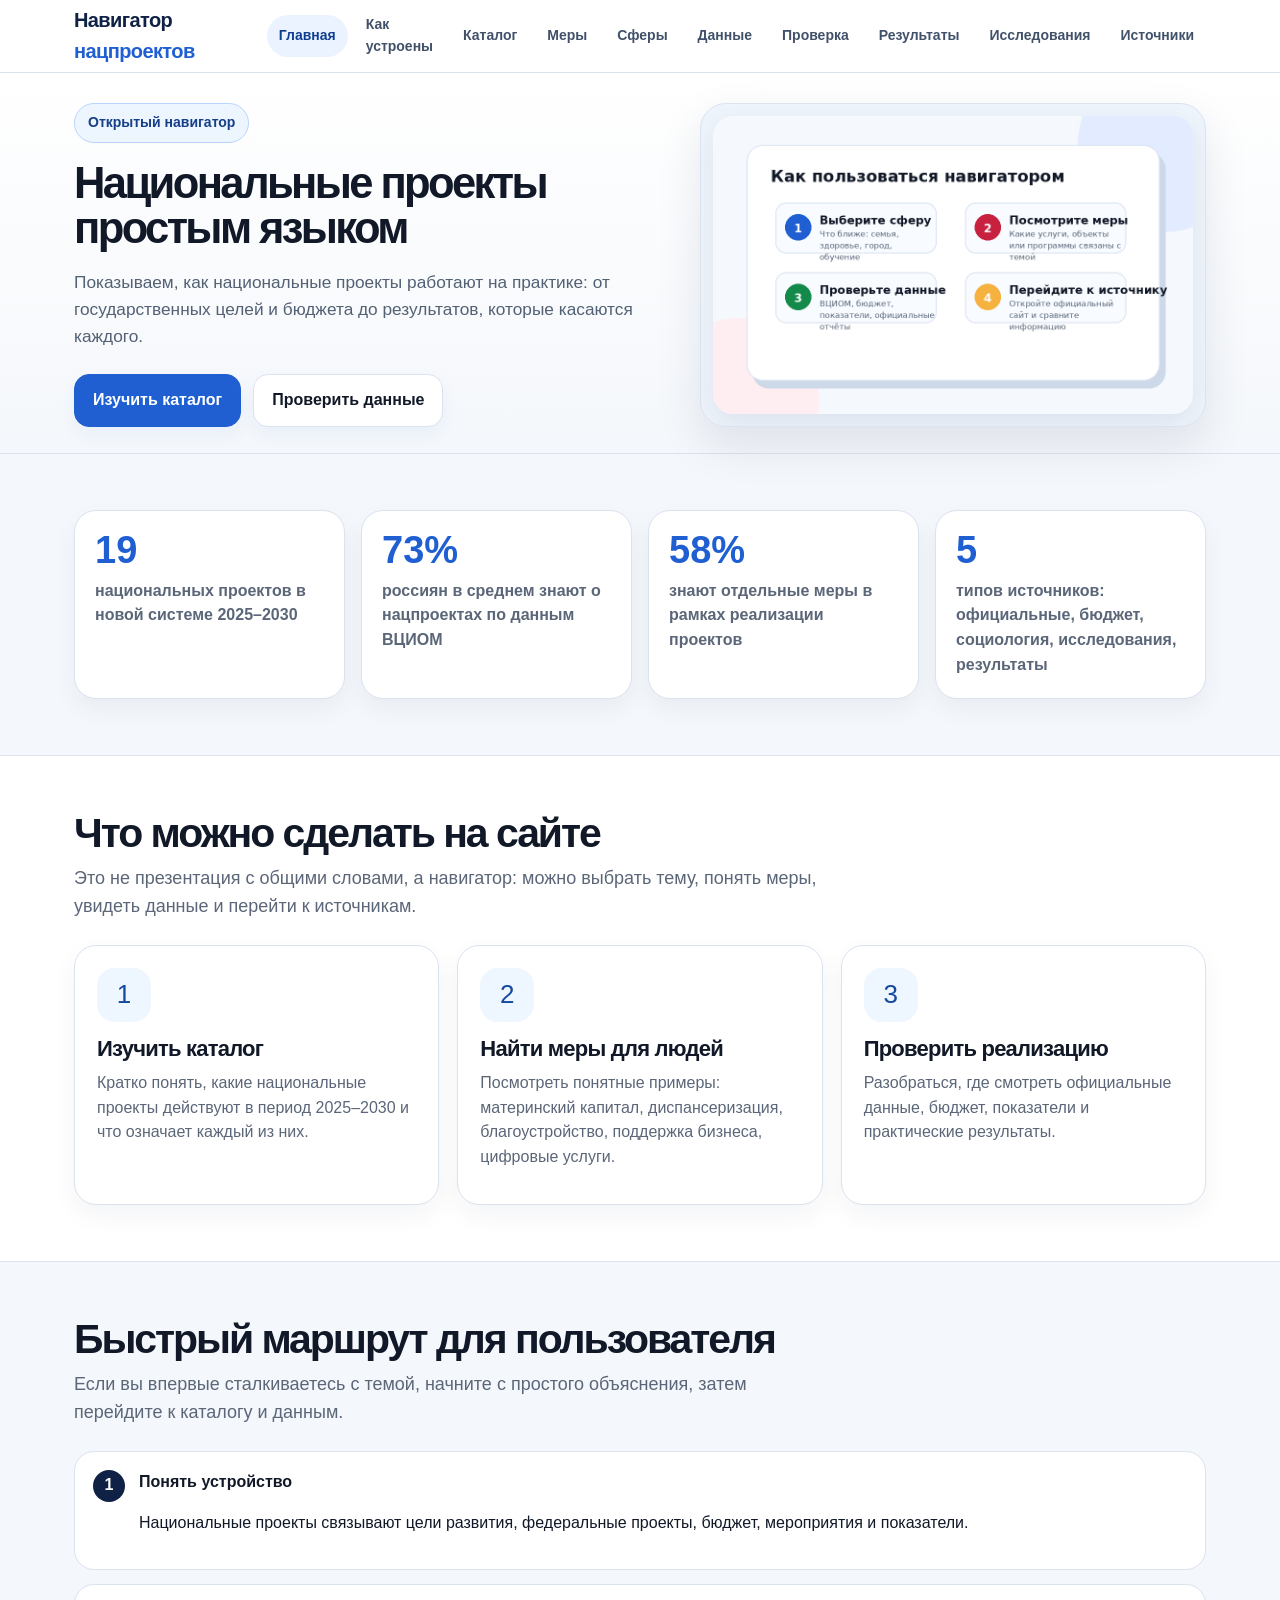
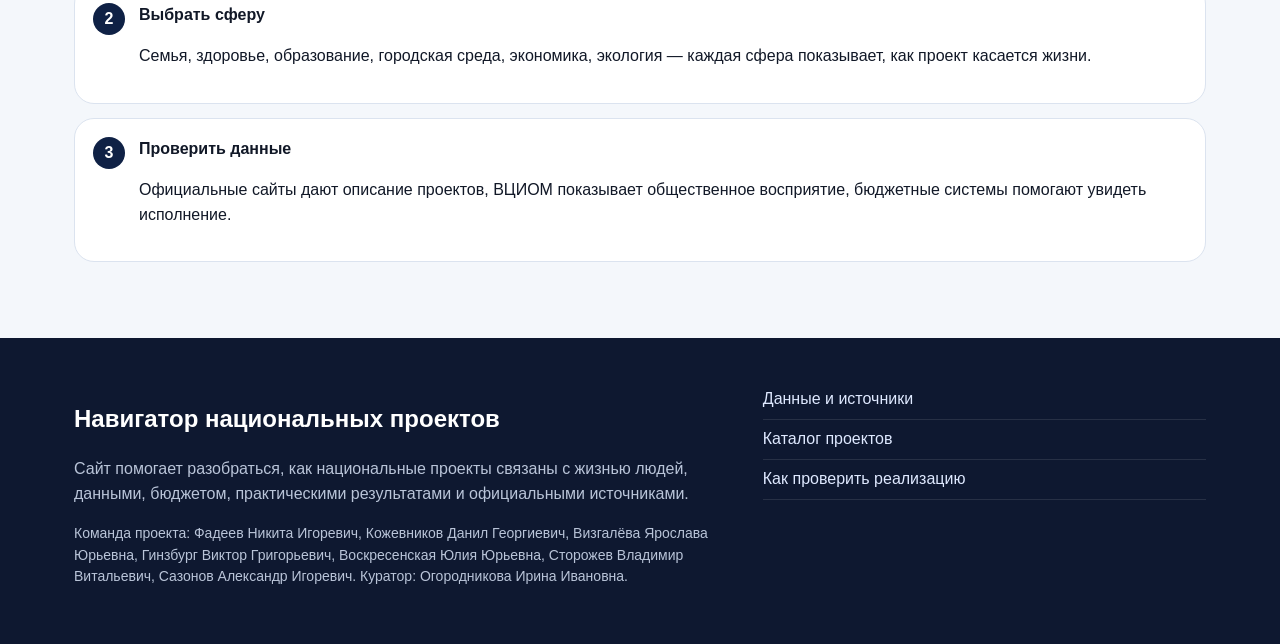
<file: index.html>
<!doctype html><html lang="ru"><head><meta charset="utf-8"><meta name="viewport" content="width=device-width, initial-scale=1"><title>Навигатор национальных проектов</title><link rel="stylesheet" href="style.css"></head><body><header class="site-header"><div class="container nav"><a class="brand" href="index.html">Навигатор <span>нацпроектов</span></a><button class="menu-btn">Меню</button><nav class="nav-links"><a class="active" href="index.html">Главная</a><a class="" href="about.html">Как устроены</a><a class="" href="projects.html">Каталог</a><a class="" href="measures.html">Меры</a><a class="" href="spheres.html">Сферы</a><a class="" href="analytics.html">Данные</a><a class="" href="implementation.html">Проверка</a><a class="" href="results.html">Результаты</a><a class="" href="research.html">Исследования</a><a class="" href="sources.html">Источники</a></nav></div></header><section class="hero"><div class="container hero-grid"><div><span class="eyebrow">Открытый навигатор</span><h1 class="h1">Национальные проекты простым языком</h1><p class="lead">Показываем, как национальные проекты работают на практике: от государственных целей и бюджета до результатов, которые касаются каждого.</p><div class="hero-actions"><a class="btn primary" href="projects.html">Изучить каталог</a><a class="btn" href="implementation.html">Проверить данные</a></div></div><div class="visual"><img src="images/photo-home.png" alt="Иллюстрация к разделу сайта"></div></div></section>
<section class="section"><div class="container"><div class="stat-row"><div class="stat"><b>19</b><span>национальных проектов в новой системе 2025–2030</span></div><div class="stat"><b>73%</b><span>россиян в среднем знают о нацпроектах по данным ВЦИОМ</span></div><div class="stat"><b>58%</b><span>знают отдельные меры в рамках реализации проектов</span></div><div class="stat"><b>5</b><span>типов источников: официальные, бюджет, социология, исследования, результаты</span></div></div></div></section>
<section class="section white"><div class="container"><div class="section-head"><div><h2>Что можно сделать на сайте</h2><p>Это не презентация с общими словами, а навигатор: можно выбрать тему, понять меры, увидеть данные и перейти к источникам.</p></div></div><div class="grid cols-3"><a class="card" href="projects.html"><div class="icon-circle">1</div><h3>Изучить каталог</h3><p>Кратко понять, какие национальные проекты действуют в период 2025–2030 и что означает каждый из них.</p></a><a class="card" href="measures.html"><div class="icon-circle">2</div><h3>Найти меры для людей</h3><p>Посмотреть понятные примеры: материнский капитал, диспансеризация, благоустройство, поддержка бизнеса, цифровые услуги.</p></a><a class="card" href="implementation.html"><div class="icon-circle">3</div><h3>Проверить реализацию</h3><p>Разобраться, где смотреть официальные данные, бюджет, показатели и практические результаты.</p></a></div></div></section>
<section class="section"><div class="container"><div class="section-head"><div><h2>Быстрый маршрут для пользователя</h2><p>Если вы впервые сталкиваетесь с темой, начните с простого объяснения, затем перейдите к каталогу и данным.</p></div></div><div class="steps"><div class="step"><b>Понять устройство</b><p>Национальные проекты связывают цели развития, федеральные проекты, бюджет, мероприятия и показатели.</p></div><div class="step"><b>Выбрать сферу</b><p>Семья, здоровье, образование, городская среда, экономика, экология — каждая сфера показывает, как проект касается жизни.</p></div><div class="step"><b>Проверить данные</b><p>Официальные сайты дают описание проектов, ВЦИОМ показывает общественное восприятие, бюджетные системы помогают увидеть исполнение.</p></div></div></div></section>
<footer class="footer"><div class="container footer-grid"><div><h2>Навигатор национальных проектов</h2><p>Сайт помогает разобраться, как национальные проекты связаны с жизнью людей, данными, бюджетом, практическими результатами и официальными источниками.</p><p class="mini">Команда проекта: Фадеев Никита Игоревич, Кожевников Данил Георгиевич, Визгалёва Ярослава Юрьевна, Гинзбург Виктор Григорьевич, Воскресенская Юлия Юрьевна, Сторожев Владимир Витальевич, Сазонов Александр Игоревич. Куратор: Огородникова Ирина Ивановна.</p></div><div class="source-list"><a href="sources.html">Данные и источники</a><a href="projects.html">Каталог проектов</a><a href="implementation.html">Как проверить реализацию</a></div></div></footer><script src="script.js"></script></body></html>
</file>
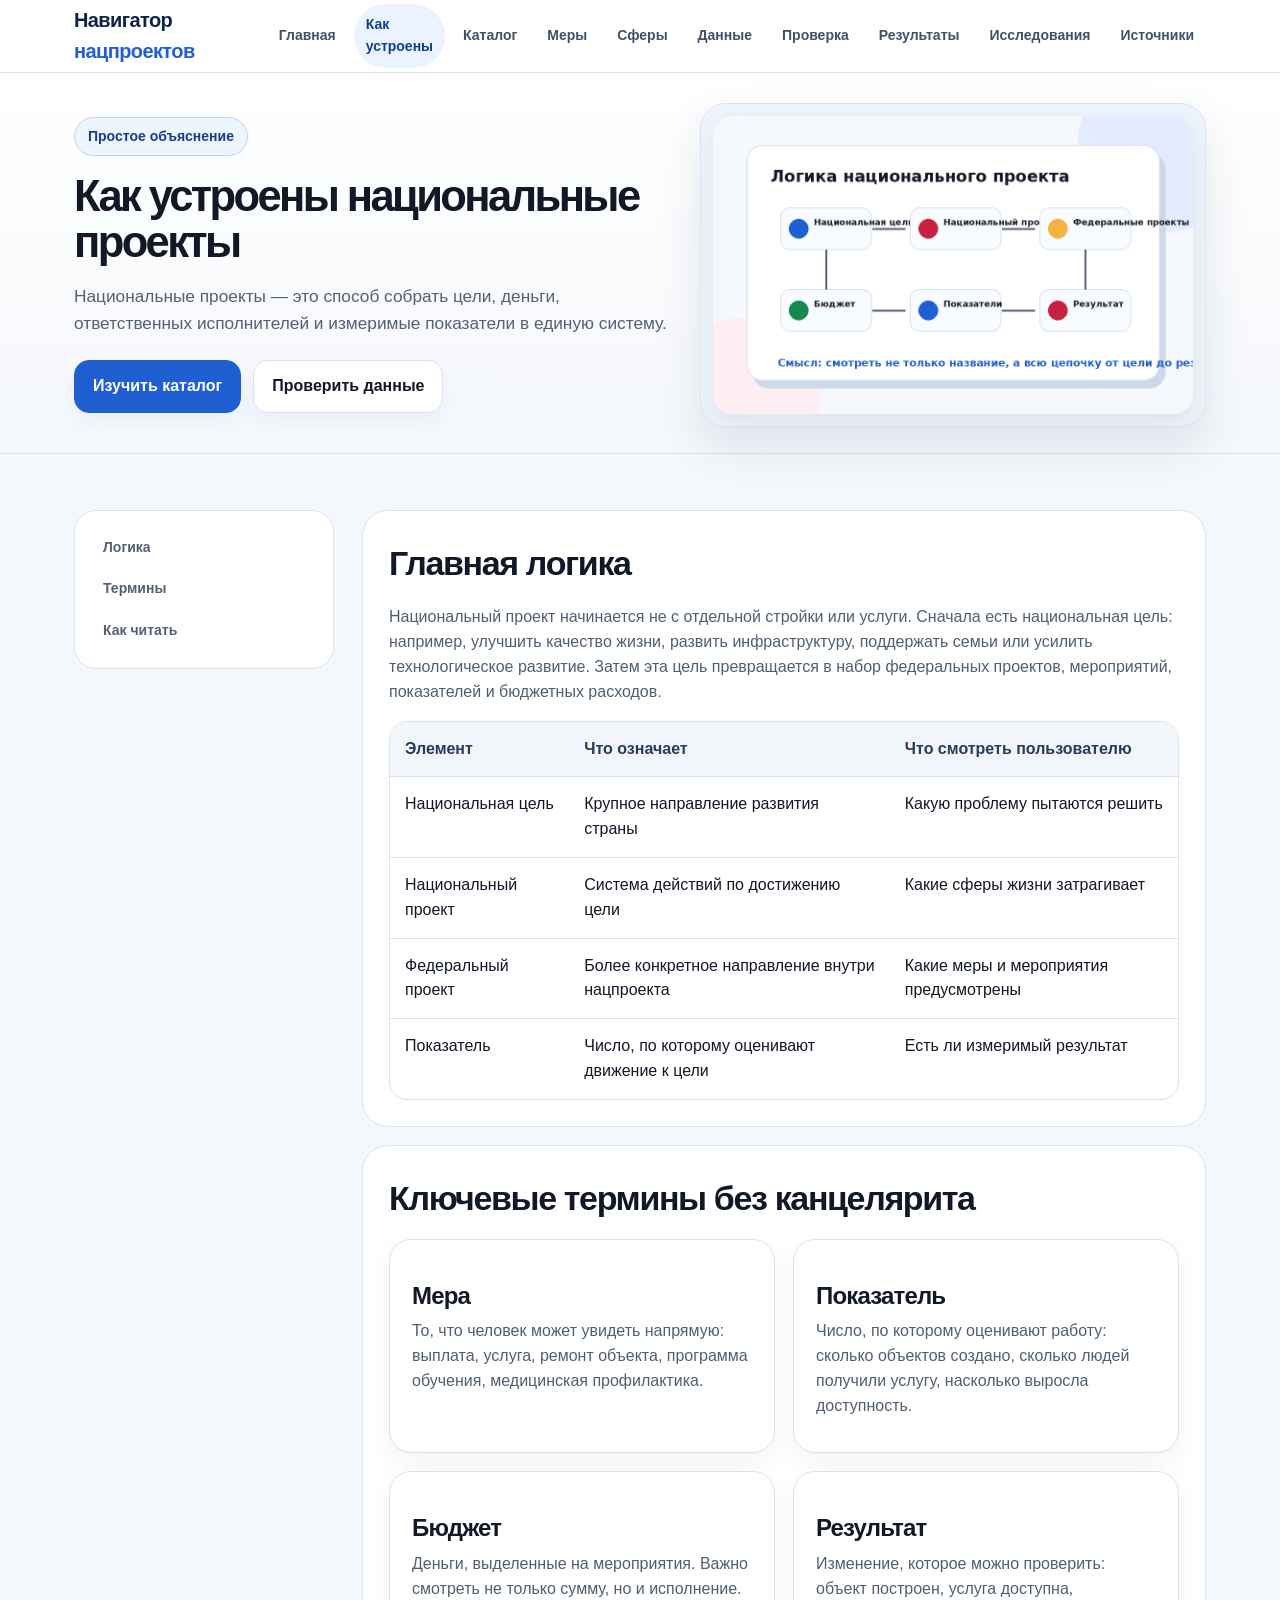
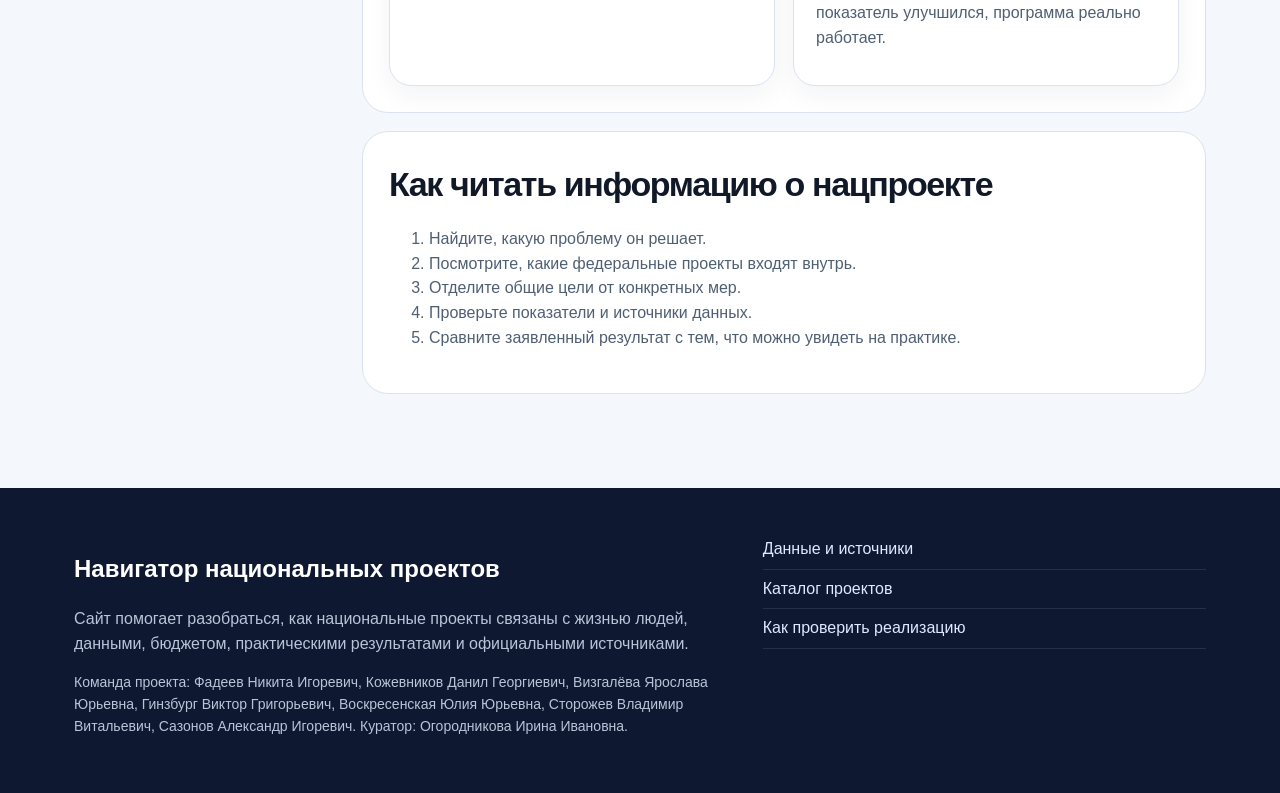
<file: about.html>
<!doctype html><html lang="ru"><head><meta charset="utf-8"><meta name="viewport" content="width=device-width, initial-scale=1"><title>Навигатор национальных проектов</title><link rel="stylesheet" href="style.css"></head><body><header class="site-header"><div class="container nav"><a class="brand" href="index.html">Навигатор <span>нацпроектов</span></a><button class="menu-btn">Меню</button><nav class="nav-links"><a class="" href="index.html">Главная</a><a class="active" href="about.html">Как устроены</a><a class="" href="projects.html">Каталог</a><a class="" href="measures.html">Меры</a><a class="" href="spheres.html">Сферы</a><a class="" href="analytics.html">Данные</a><a class="" href="implementation.html">Проверка</a><a class="" href="results.html">Результаты</a><a class="" href="research.html">Исследования</a><a class="" href="sources.html">Источники</a></nav></div></header><section class="hero"><div class="container hero-grid"><div><span class="eyebrow">Простое объяснение</span><h1 class="h1">Как устроены национальные проекты</h1><p class="lead">Национальные проекты — это способ собрать цели, деньги, ответственных исполнителей и измеримые показатели в единую систему.</p><div class="hero-actions"><a class="btn primary" href="projects.html">Изучить каталог</a><a class="btn" href="implementation.html">Проверить данные</a></div></div><div class="visual"><img src="images/photo-about.png" alt="Иллюстрация к разделу сайта"></div></div></section>
<section class="section"><div class="container page-layout"><aside class="side"><a href="#logic">Логика</a><a href="#terms">Термины</a><a href="#read">Как читать</a></aside><main><div class="content-block" id="logic"><h2>Главная логика</h2><p>Национальный проект начинается не с отдельной стройки или услуги. Сначала есть национальная цель: например, улучшить качество жизни, развить инфраструктуру, поддержать семьи или усилить технологическое развитие. Затем эта цель превращается в набор федеральных проектов, мероприятий, показателей и бюджетных расходов.</p><table class="table"><tr><th>Элемент</th><th>Что означает</th><th>Что смотреть пользователю</th></tr><tr><td>Национальная цель</td><td>Крупное направление развития страны</td><td>Какую проблему пытаются решить</td></tr><tr><td>Национальный проект</td><td>Система действий по достижению цели</td><td>Какие сферы жизни затрагивает</td></tr><tr><td>Федеральный проект</td><td>Более конкретное направление внутри нацпроекта</td><td>Какие меры и мероприятия предусмотрены</td></tr><tr><td>Показатель</td><td>Число, по которому оценивают движение к цели</td><td>Есть ли измеримый результат</td></tr></table></div><div class="content-block" id="terms"><h2>Ключевые термины без канцелярита</h2><div class="grid cols-2"><div class="card"><h3>Мера</h3><p>То, что человек может увидеть напрямую: выплата, услуга, ремонт объекта, программа обучения, медицинская профилактика.</p></div><div class="card"><h3>Показатель</h3><p>Число, по которому оценивают работу: сколько объектов создано, сколько людей получили услугу, насколько выросла доступность.</p></div><div class="card"><h3>Бюджет</h3><p>Деньги, выделенные на мероприятия. Важно смотреть не только сумму, но и исполнение.</p></div><div class="card"><h3>Результат</h3><p>Изменение, которое можно проверить: объект построен, услуга доступна, показатель улучшился, программа реально работает.</p></div></div></div><div class="content-block" id="read"><h2>Как читать информацию о нацпроекте</h2><ol><li>Найдите, какую проблему он решает.</li><li>Посмотрите, какие федеральные проекты входят внутрь.</li><li>Отделите общие цели от конкретных мер.</li><li>Проверьте показатели и источники данных.</li><li>Сравните заявленный результат с тем, что можно увидеть на практике.</li></ol></div></main></div></section><footer class="footer"><div class="container footer-grid"><div><h2>Навигатор национальных проектов</h2><p>Сайт помогает разобраться, как национальные проекты связаны с жизнью людей, данными, бюджетом, практическими результатами и официальными источниками.</p><p class="mini">Команда проекта: Фадеев Никита Игоревич, Кожевников Данил Георгиевич, Визгалёва Ярослава Юрьевна, Гинзбург Виктор Григорьевич, Воскресенская Юлия Юрьевна, Сторожев Владимир Витальевич, Сазонов Александр Игоревич. Куратор: Огородникова Ирина Ивановна.</p></div><div class="source-list"><a href="sources.html">Данные и источники</a><a href="projects.html">Каталог проектов</a><a href="implementation.html">Как проверить реализацию</a></div></div></footer><script src="script.js"></script></body></html>
</file>
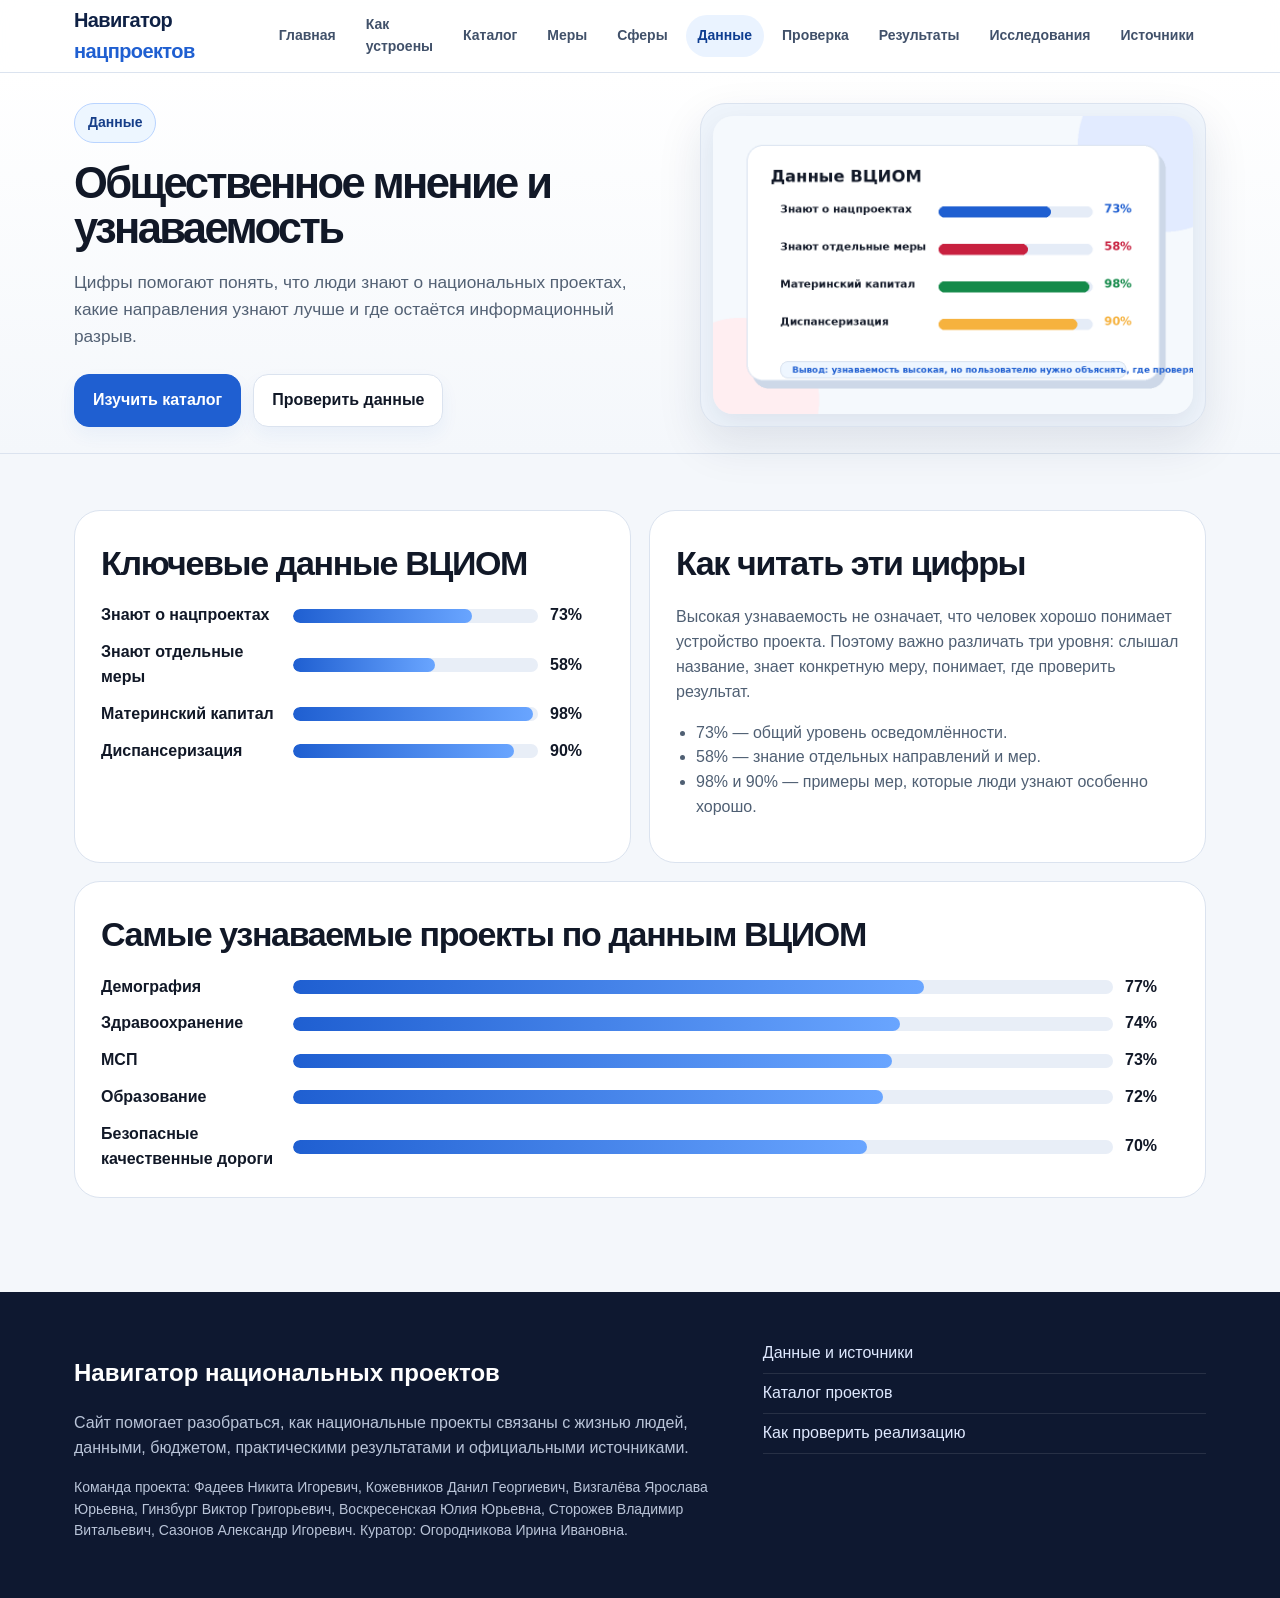
<file: analytics.html>
<!doctype html><html lang="ru"><head><meta charset="utf-8"><meta name="viewport" content="width=device-width, initial-scale=1"><title>Навигатор национальных проектов</title><link rel="stylesheet" href="style.css"></head><body><header class="site-header"><div class="container nav"><a class="brand" href="index.html">Навигатор <span>нацпроектов</span></a><button class="menu-btn">Меню</button><nav class="nav-links"><a class="" href="index.html">Главная</a><a class="" href="about.html">Как устроены</a><a class="" href="projects.html">Каталог</a><a class="" href="measures.html">Меры</a><a class="" href="spheres.html">Сферы</a><a class="active" href="analytics.html">Данные</a><a class="" href="implementation.html">Проверка</a><a class="" href="results.html">Результаты</a><a class="" href="research.html">Исследования</a><a class="" href="sources.html">Источники</a></nav></div></header><section class="hero"><div class="container hero-grid"><div><span class="eyebrow">Данные</span><h1 class="h1">Общественное мнение и узнаваемость</h1><p class="lead">Цифры помогают понять, что люди знают о национальных проектах, какие направления узнают лучше и где остаётся информационный разрыв.</p><div class="hero-actions"><a class="btn primary" href="projects.html">Изучить каталог</a><a class="btn" href="implementation.html">Проверить данные</a></div></div><div class="visual"><img src="images/photo-analytics.png" alt="Иллюстрация к разделу сайта"></div></div></section>
<section class="section"><div class="container"><div class="grid cols-2"><div class="content-block"><h2>Ключевые данные ВЦИОМ</h2><div class="bar-list"><div class="bar"><span>Знают о нацпроектах</span><div class="track"><div class="fill" style="width:73%"></div></div><b>73%</b></div><div class="bar"><span>Знают отдельные меры</span><div class="track"><div class="fill" style="width:58%"></div></div><b>58%</b></div><div class="bar"><span>Материнский капитал</span><div class="track"><div class="fill" style="width:98%"></div></div><b>98%</b></div><div class="bar"><span>Диспансеризация</span><div class="track"><div class="fill" style="width:90%"></div></div><b>90%</b></div></div></div><div class="content-block"><h2>Как читать эти цифры</h2><p>Высокая узнаваемость не означает, что человек хорошо понимает устройство проекта. Поэтому важно различать три уровня: слышал название, знает конкретную меру, понимает, где проверить результат.</p><ul><li>73% — общий уровень осведомлённости.</li><li>58% — знание отдельных направлений и мер.</li><li>98% и 90% — примеры мер, которые люди узнают особенно хорошо.</li></ul></div></div><div class="content-block"><h2>Самые узнаваемые проекты по данным ВЦИОМ</h2><div class="bar-list"><div class="bar"><span>Демография</span><div class="track"><div class="fill" style="width:77%"></div></div><b>77%</b></div><div class="bar"><span>Здравоохранение</span><div class="track"><div class="fill" style="width:74%"></div></div><b>74%</b></div><div class="bar"><span>МСП</span><div class="track"><div class="fill" style="width:73%"></div></div><b>73%</b></div><div class="bar"><span>Образование</span><div class="track"><div class="fill" style="width:72%"></div></div><b>72%</b></div><div class="bar"><span>Безопасные качественные дороги</span><div class="track"><div class="fill" style="width:70%"></div></div><b>70%</b></div></div></div></div></section><footer class="footer"><div class="container footer-grid"><div><h2>Навигатор национальных проектов</h2><p>Сайт помогает разобраться, как национальные проекты связаны с жизнью людей, данными, бюджетом, практическими результатами и официальными источниками.</p><p class="mini">Команда проекта: Фадеев Никита Игоревич, Кожевников Данил Георгиевич, Визгалёва Ярослава Юрьевна, Гинзбург Виктор Григорьевич, Воскресенская Юлия Юрьевна, Сторожев Владимир Витальевич, Сазонов Александр Игоревич. Куратор: Огородникова Ирина Ивановна.</p></div><div class="source-list"><a href="sources.html">Данные и источники</a><a href="projects.html">Каталог проектов</a><a href="implementation.html">Как проверить реализацию</a></div></div></footer><script src="script.js"></script></body></html>
</file>
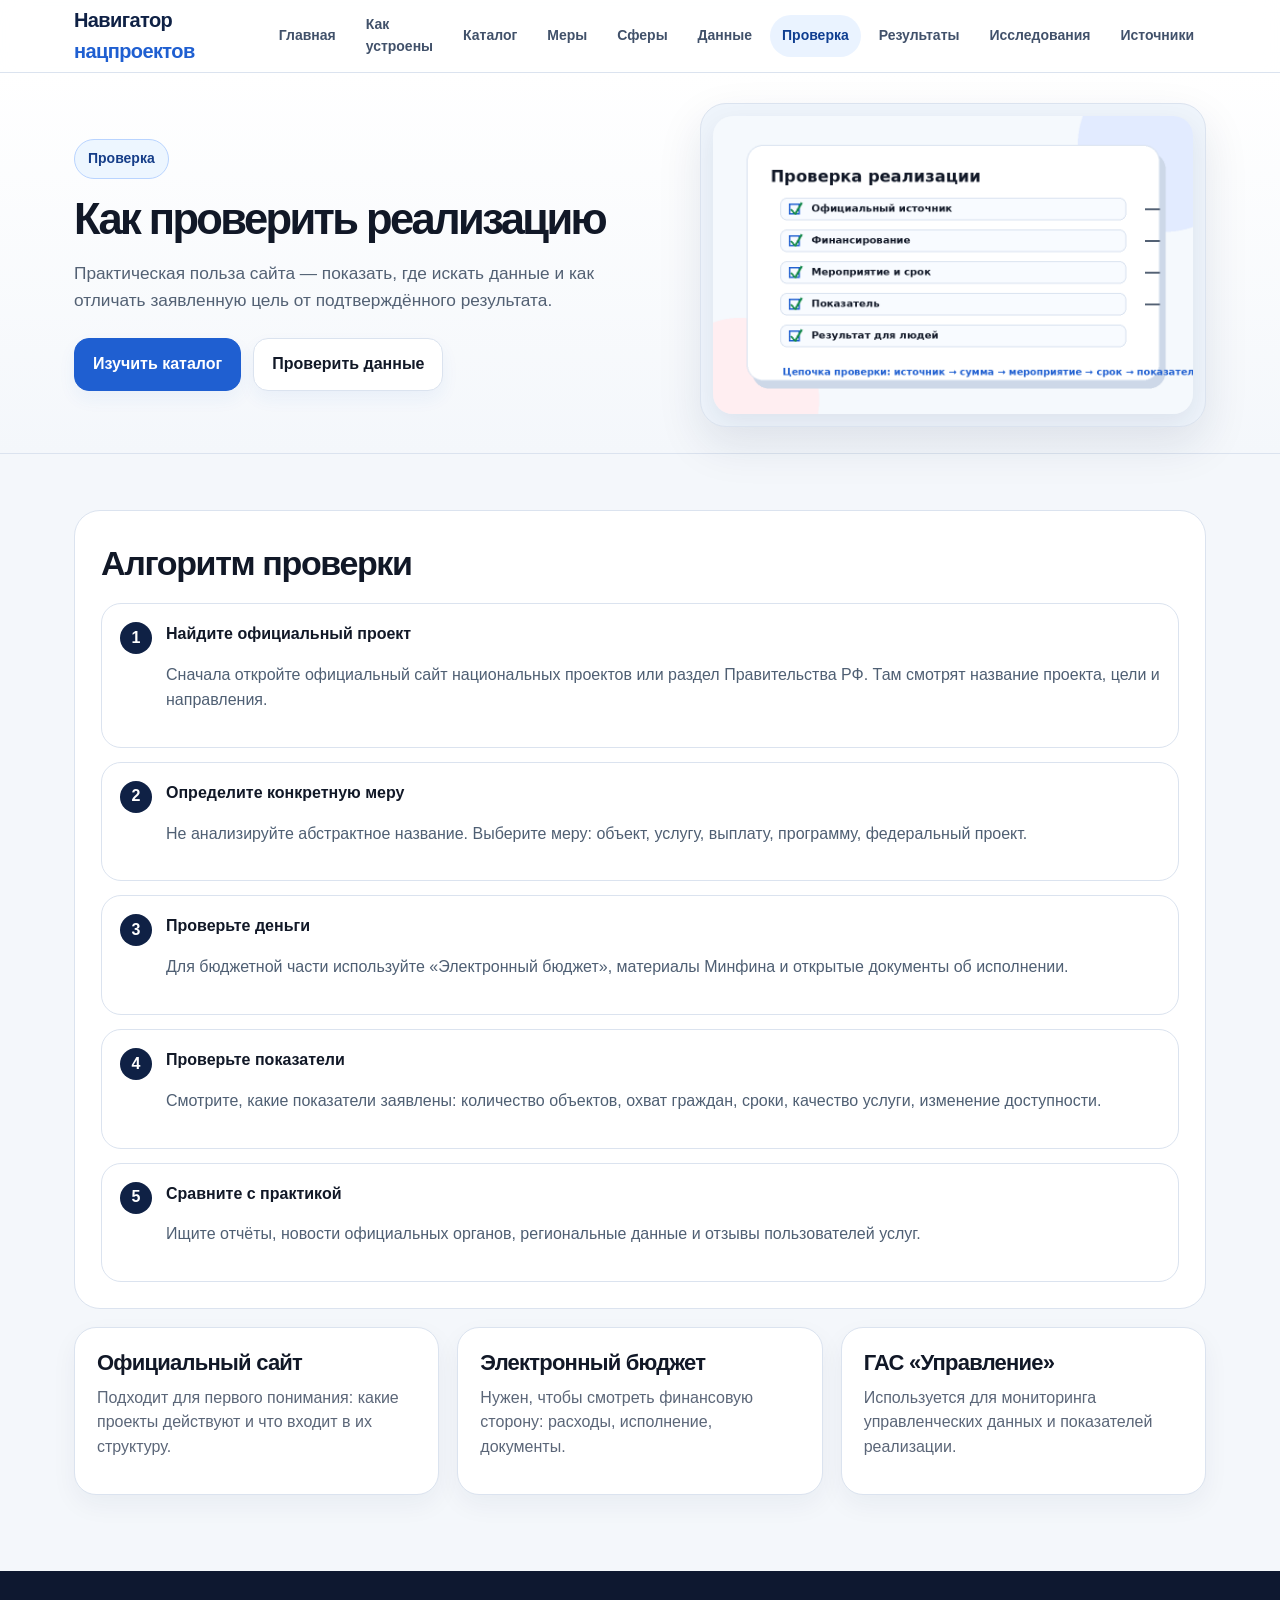
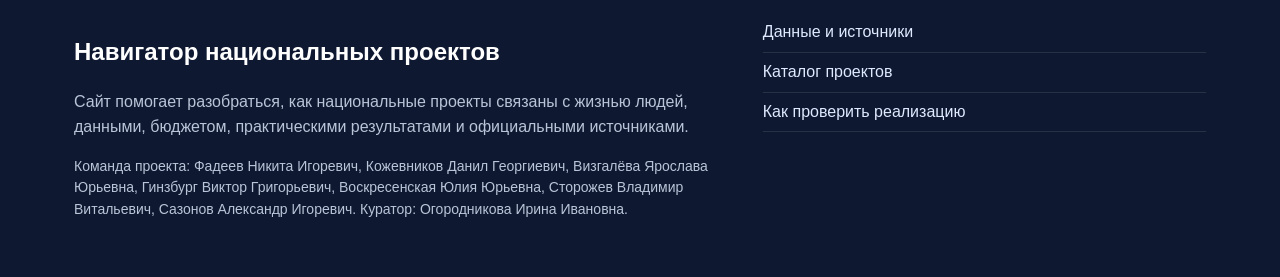
<file: implementation.html>
<!doctype html><html lang="ru"><head><meta charset="utf-8"><meta name="viewport" content="width=device-width, initial-scale=1"><title>Навигатор национальных проектов</title><link rel="stylesheet" href="style.css"></head><body><header class="site-header"><div class="container nav"><a class="brand" href="index.html">Навигатор <span>нацпроектов</span></a><button class="menu-btn">Меню</button><nav class="nav-links"><a class="" href="index.html">Главная</a><a class="" href="about.html">Как устроены</a><a class="" href="projects.html">Каталог</a><a class="" href="measures.html">Меры</a><a class="" href="spheres.html">Сферы</a><a class="" href="analytics.html">Данные</a><a class="active" href="implementation.html">Проверка</a><a class="" href="results.html">Результаты</a><a class="" href="research.html">Исследования</a><a class="" href="sources.html">Источники</a></nav></div></header><section class="hero"><div class="container hero-grid"><div><span class="eyebrow">Проверка</span><h1 class="h1">Как проверить реализацию</h1><p class="lead">Практическая польза сайта — показать, где искать данные и как отличать заявленную цель от подтверждённого результата.</p><div class="hero-actions"><a class="btn primary" href="projects.html">Изучить каталог</a><a class="btn" href="implementation.html">Проверить данные</a></div></div><div class="visual"><img src="images/photo-implementation.png" alt="Иллюстрация к разделу сайта"></div></div></section>
<section class="section"><div class="container"><div class="content-block"><h2>Алгоритм проверки</h2><div class="steps"><div class="step"><b>Найдите официальный проект</b><p>Сначала откройте официальный сайт национальных проектов или раздел Правительства РФ. Там смотрят название проекта, цели и направления.</p></div><div class="step"><b>Определите конкретную меру</b><p>Не анализируйте абстрактное название. Выберите меру: объект, услугу, выплату, программу, федеральный проект.</p></div><div class="step"><b>Проверьте деньги</b><p>Для бюджетной части используйте «Электронный бюджет», материалы Минфина и открытые документы об исполнении.</p></div><div class="step"><b>Проверьте показатели</b><p>Смотрите, какие показатели заявлены: количество объектов, охват граждан, сроки, качество услуги, изменение доступности.</p></div><div class="step"><b>Сравните с практикой</b><p>Ищите отчёты, новости официальных органов, региональные данные и отзывы пользователей услуг.</p></div></div></div><div class="grid cols-3"><div class="card"><h3>Официальный сайт</h3><p>Подходит для первого понимания: какие проекты действуют и что входит в их структуру.</p></div><div class="card"><h3>Электронный бюджет</h3><p>Нужен, чтобы смотреть финансовую сторону: расходы, исполнение, документы.</p></div><div class="card"><h3>ГАС «Управление»</h3><p>Используется для мониторинга управленческих данных и показателей реализации.</p></div></div></div></section><footer class="footer"><div class="container footer-grid"><div><h2>Навигатор национальных проектов</h2><p>Сайт помогает разобраться, как национальные проекты связаны с жизнью людей, данными, бюджетом, практическими результатами и официальными источниками.</p><p class="mini">Команда проекта: Фадеев Никита Игоревич, Кожевников Данил Георгиевич, Визгалёва Ярослава Юрьевна, Гинзбург Виктор Григорьевич, Воскресенская Юлия Юрьевна, Сторожев Владимир Витальевич, Сазонов Александр Игоревич. Куратор: Огородникова Ирина Ивановна.</p></div><div class="source-list"><a href="sources.html">Данные и источники</a><a href="projects.html">Каталог проектов</a><a href="implementation.html">Как проверить реализацию</a></div></div></footer><script src="script.js"></script></body></html>
</file>
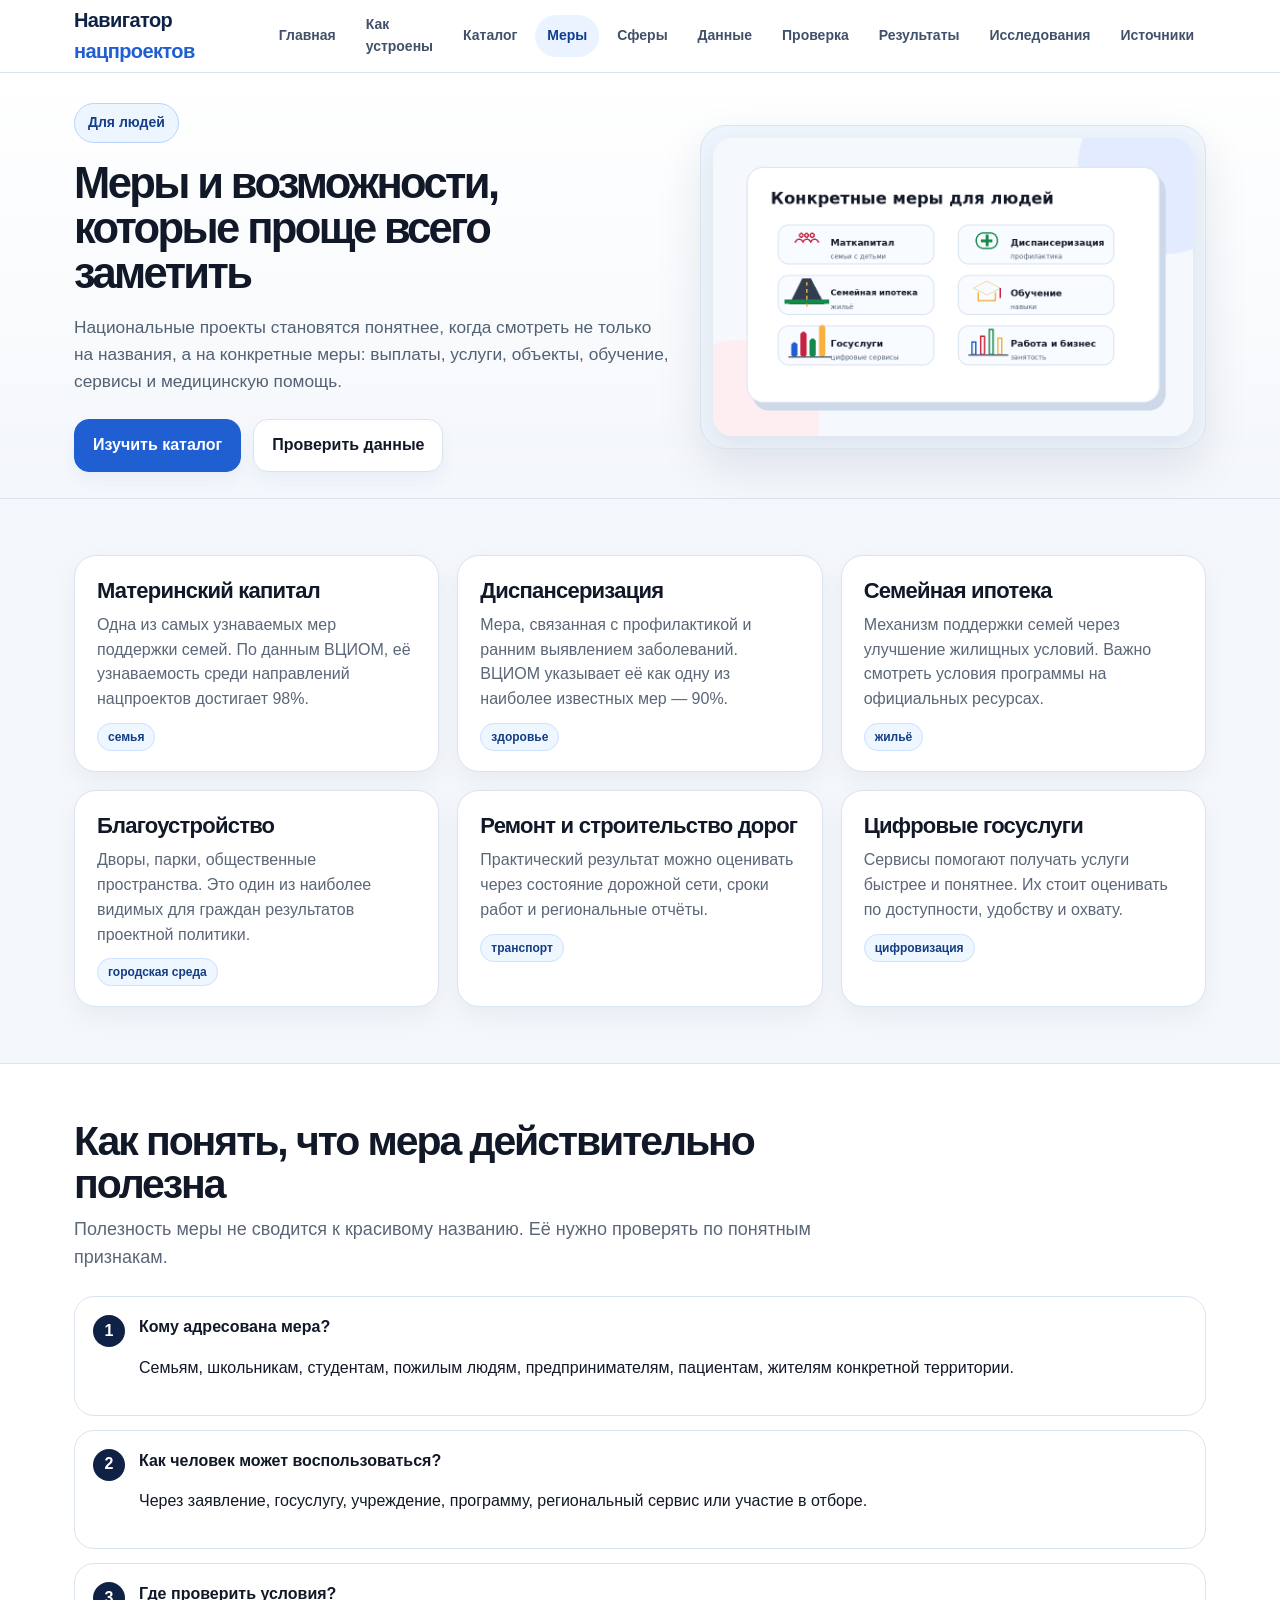
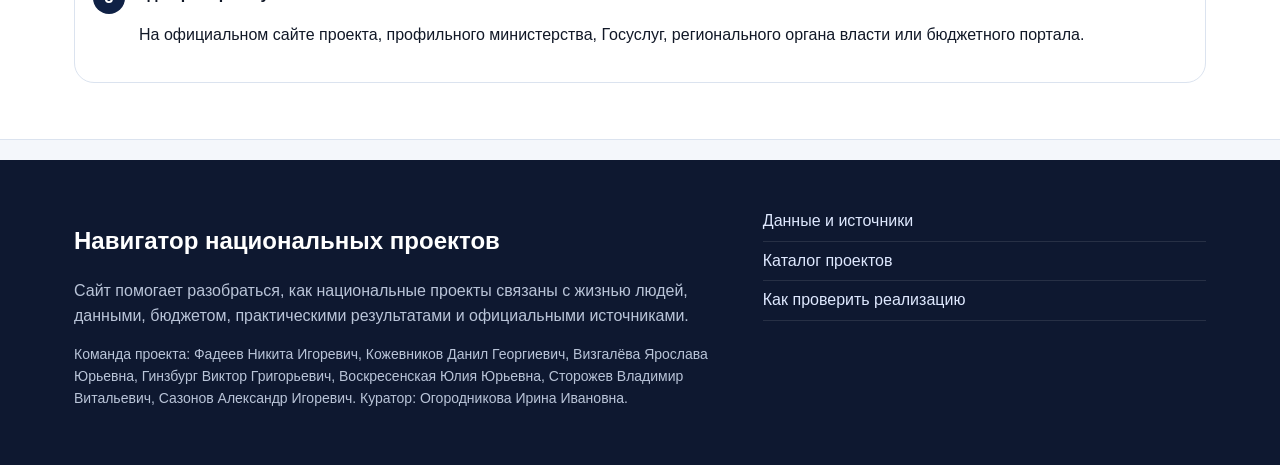
<file: measures.html>
<!doctype html><html lang="ru"><head><meta charset="utf-8"><meta name="viewport" content="width=device-width, initial-scale=1"><title>Навигатор национальных проектов</title><link rel="stylesheet" href="style.css"></head><body><header class="site-header"><div class="container nav"><a class="brand" href="index.html">Навигатор <span>нацпроектов</span></a><button class="menu-btn">Меню</button><nav class="nav-links"><a class="" href="index.html">Главная</a><a class="" href="about.html">Как устроены</a><a class="" href="projects.html">Каталог</a><a class="active" href="measures.html">Меры</a><a class="" href="spheres.html">Сферы</a><a class="" href="analytics.html">Данные</a><a class="" href="implementation.html">Проверка</a><a class="" href="results.html">Результаты</a><a class="" href="research.html">Исследования</a><a class="" href="sources.html">Источники</a></nav></div></header><section class="hero"><div class="container hero-grid"><div><span class="eyebrow">Для людей</span><h1 class="h1">Меры и возможности, которые проще всего заметить</h1><p class="lead">Национальные проекты становятся понятнее, когда смотреть не только на названия, а на конкретные меры: выплаты, услуги, объекты, обучение, сервисы и медицинскую помощь.</p><div class="hero-actions"><a class="btn primary" href="projects.html">Изучить каталог</a><a class="btn" href="implementation.html">Проверить данные</a></div></div><div class="visual"><img src="images/photo-measures.png" alt="Иллюстрация к разделу сайта"></div></div></section>
<section class="section"><div class="container"><div class="grid cols-3"><div class="card"><h3>Материнский капитал</h3><p>Одна из самых узнаваемых мер поддержки семей. По данным ВЦИОМ, её узнаваемость среди направлений нацпроектов достигает 98%.</p><span class="tag">семья</span></div><div class="card"><h3>Диспансеризация</h3><p>Мера, связанная с профилактикой и ранним выявлением заболеваний. ВЦИОМ указывает её как одну из наиболее известных мер — 90%.</p><span class="tag">здоровье</span></div><div class="card"><h3>Семейная ипотека</h3><p>Механизм поддержки семей через улучшение жилищных условий. Важно смотреть условия программы на официальных ресурсах.</p><span class="tag">жильё</span></div><div class="card"><h3>Благоустройство</h3><p>Дворы, парки, общественные пространства. Это один из наиболее видимых для граждан результатов проектной политики.</p><span class="tag">городская среда</span></div><div class="card"><h3>Ремонт и строительство дорог</h3><p>Практический результат можно оценивать через состояние дорожной сети, сроки работ и региональные отчёты.</p><span class="tag">транспорт</span></div><div class="card"><h3>Цифровые госуслуги</h3><p>Сервисы помогают получать услуги быстрее и понятнее. Их стоит оценивать по доступности, удобству и охвату.</p><span class="tag">цифровизация</span></div></div></div></section><section class="section white"><div class="container"><div class="section-head"><div><h2>Как понять, что мера действительно полезна</h2><p>Полезность меры не сводится к красивому названию. Её нужно проверять по понятным признакам.</p></div></div><div class="steps"><div class="step"><b>Кому адресована мера?</b><p>Семьям, школьникам, студентам, пожилым людям, предпринимателям, пациентам, жителям конкретной территории.</p></div><div class="step"><b>Как человек может воспользоваться?</b><p>Через заявление, госуслугу, учреждение, программу, региональный сервис или участие в отборе.</p></div><div class="step"><b>Где проверить условия?</b><p>На официальном сайте проекта, профильного министерства, Госуслуг, регионального органа власти или бюджетного портала.</p></div></div></div></section><footer class="footer"><div class="container footer-grid"><div><h2>Навигатор национальных проектов</h2><p>Сайт помогает разобраться, как национальные проекты связаны с жизнью людей, данными, бюджетом, практическими результатами и официальными источниками.</p><p class="mini">Команда проекта: Фадеев Никита Игоревич, Кожевников Данил Георгиевич, Визгалёва Ярослава Юрьевна, Гинзбург Виктор Григорьевич, Воскресенская Юлия Юрьевна, Сторожев Владимир Витальевич, Сазонов Александр Игоревич. Куратор: Огородникова Ирина Ивановна.</p></div><div class="source-list"><a href="sources.html">Данные и источники</a><a href="projects.html">Каталог проектов</a><a href="implementation.html">Как проверить реализацию</a></div></div></footer><script src="script.js"></script></body></html>
</file>
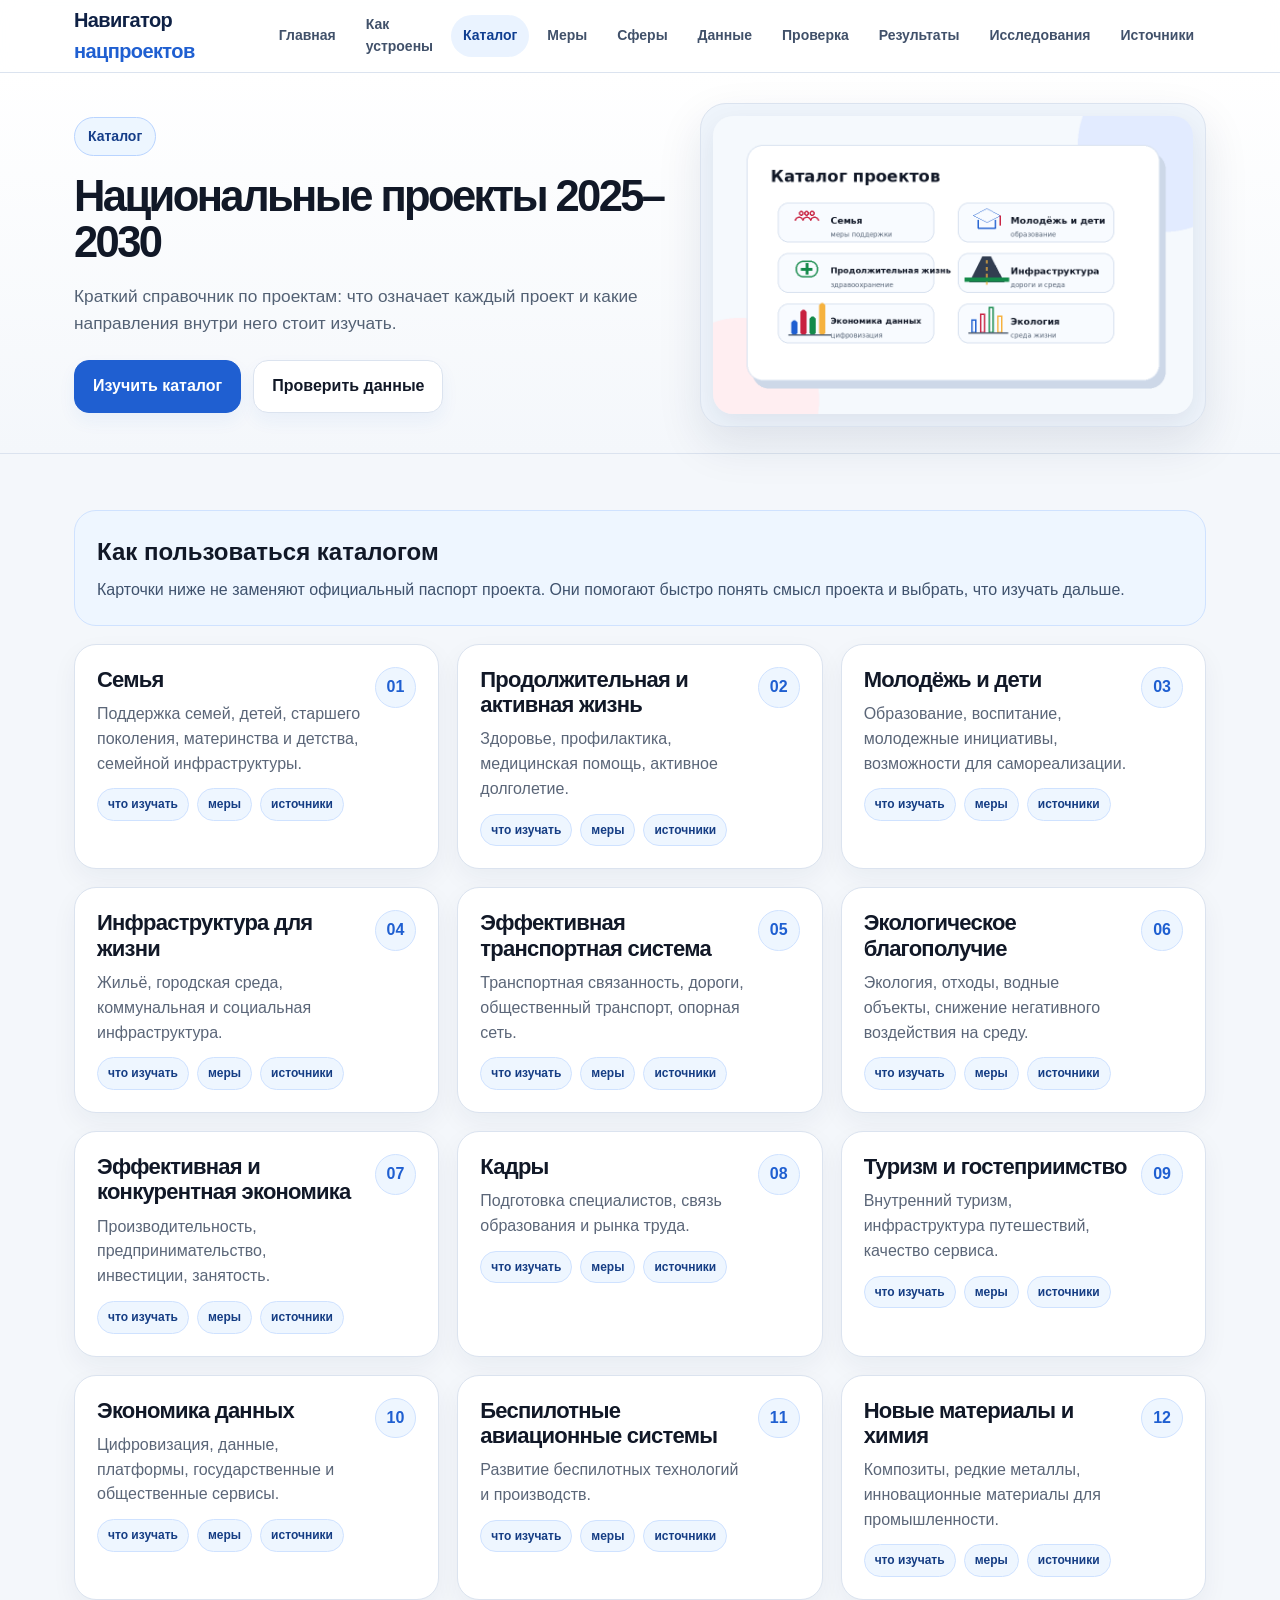
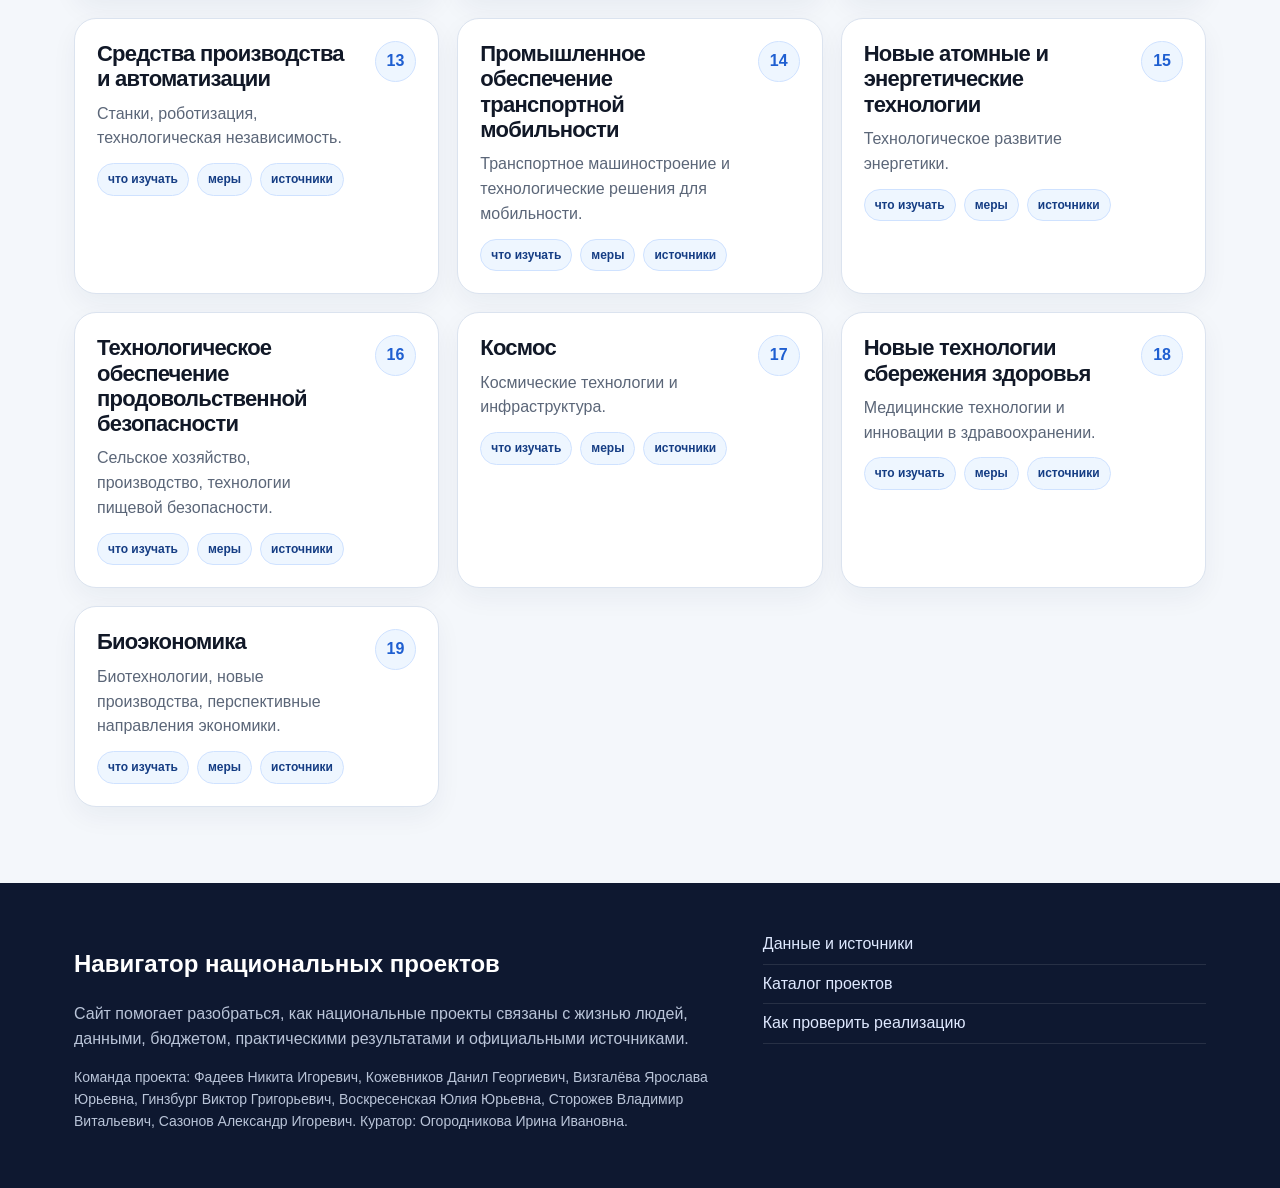
<file: projects.html>
<!doctype html><html lang="ru"><head><meta charset="utf-8"><meta name="viewport" content="width=device-width, initial-scale=1"><title>Навигатор национальных проектов</title><link rel="stylesheet" href="style.css"></head><body><header class="site-header"><div class="container nav"><a class="brand" href="index.html">Навигатор <span>нацпроектов</span></a><button class="menu-btn">Меню</button><nav class="nav-links"><a class="" href="index.html">Главная</a><a class="" href="about.html">Как устроены</a><a class="active" href="projects.html">Каталог</a><a class="" href="measures.html">Меры</a><a class="" href="spheres.html">Сферы</a><a class="" href="analytics.html">Данные</a><a class="" href="implementation.html">Проверка</a><a class="" href="results.html">Результаты</a><a class="" href="research.html">Исследования</a><a class="" href="sources.html">Источники</a></nav></div></header><section class="hero"><div class="container hero-grid"><div><span class="eyebrow">Каталог</span><h1 class="h1">Национальные проекты 2025–2030</h1><p class="lead">Краткий справочник по проектам: что означает каждый проект и какие направления внутри него стоит изучать.</p><div class="hero-actions"><a class="btn primary" href="projects.html">Изучить каталог</a><a class="btn" href="implementation.html">Проверить данные</a></div></div><div class="visual"><img src="images/photo-projects.png" alt="Иллюстрация к разделу сайта"></div></div></section>
<section class="section"><div class="container"><div class="notice"><h3>Как пользоваться каталогом</h3><p>Карточки ниже не заменяют официальный паспорт проекта. Они помогают быстро понять смысл проекта и выбрать, что изучать дальше.</p></div><div class="grid cols-3" style="margin-top:18px">
<article class="card project-card"><div><h3>Семья</h3><p>Поддержка семей, детей, старшего поколения, материнства и детства, семейной инфраструктуры.</p><div class="tagline"><span class="tag">что изучать</span><span class="tag">меры</span><span class="tag">источники</span></div></div><span class="num">01</span></article><article class="card project-card"><div><h3>Продолжительная и активная жизнь</h3><p>Здоровье, профилактика, медицинская помощь, активное долголетие.</p><div class="tagline"><span class="tag">что изучать</span><span class="tag">меры</span><span class="tag">источники</span></div></div><span class="num">02</span></article><article class="card project-card"><div><h3>Молодёжь и дети</h3><p>Образование, воспитание, молодежные инициативы, возможности для самореализации.</p><div class="tagline"><span class="tag">что изучать</span><span class="tag">меры</span><span class="tag">источники</span></div></div><span class="num">03</span></article><article class="card project-card"><div><h3>Инфраструктура для жизни</h3><p>Жильё, городская среда, коммунальная и социальная инфраструктура.</p><div class="tagline"><span class="tag">что изучать</span><span class="tag">меры</span><span class="tag">источники</span></div></div><span class="num">04</span></article><article class="card project-card"><div><h3>Эффективная транспортная система</h3><p>Транспортная связанность, дороги, общественный транспорт, опорная сеть.</p><div class="tagline"><span class="tag">что изучать</span><span class="tag">меры</span><span class="tag">источники</span></div></div><span class="num">05</span></article><article class="card project-card"><div><h3>Экологическое благополучие</h3><p>Экология, отходы, водные объекты, снижение негативного воздействия на среду.</p><div class="tagline"><span class="tag">что изучать</span><span class="tag">меры</span><span class="tag">источники</span></div></div><span class="num">06</span></article><article class="card project-card"><div><h3>Эффективная и конкурентная экономика</h3><p>Производительность, предпринимательство, инвестиции, занятость.</p><div class="tagline"><span class="tag">что изучать</span><span class="tag">меры</span><span class="tag">источники</span></div></div><span class="num">07</span></article><article class="card project-card"><div><h3>Кадры</h3><p>Подготовка специалистов, связь образования и рынка труда.</p><div class="tagline"><span class="tag">что изучать</span><span class="tag">меры</span><span class="tag">источники</span></div></div><span class="num">08</span></article><article class="card project-card"><div><h3>Туризм и гостеприимство</h3><p>Внутренний туризм, инфраструктура путешествий, качество сервиса.</p><div class="tagline"><span class="tag">что изучать</span><span class="tag">меры</span><span class="tag">источники</span></div></div><span class="num">09</span></article><article class="card project-card"><div><h3>Экономика данных</h3><p>Цифровизация, данные, платформы, государственные и общественные сервисы.</p><div class="tagline"><span class="tag">что изучать</span><span class="tag">меры</span><span class="tag">источники</span></div></div><span class="num">10</span></article><article class="card project-card"><div><h3>Беспилотные авиационные системы</h3><p>Развитие беспилотных технологий и производств.</p><div class="tagline"><span class="tag">что изучать</span><span class="tag">меры</span><span class="tag">источники</span></div></div><span class="num">11</span></article><article class="card project-card"><div><h3>Новые материалы и химия</h3><p>Композиты, редкие металлы, инновационные материалы для промышленности.</p><div class="tagline"><span class="tag">что изучать</span><span class="tag">меры</span><span class="tag">источники</span></div></div><span class="num">12</span></article><article class="card project-card"><div><h3>Средства производства и автоматизации</h3><p>Станки, роботизация, технологическая независимость.</p><div class="tagline"><span class="tag">что изучать</span><span class="tag">меры</span><span class="tag">источники</span></div></div><span class="num">13</span></article><article class="card project-card"><div><h3>Промышленное обеспечение транспортной мобильности</h3><p>Транспортное машиностроение и технологические решения для мобильности.</p><div class="tagline"><span class="tag">что изучать</span><span class="tag">меры</span><span class="tag">источники</span></div></div><span class="num">14</span></article><article class="card project-card"><div><h3>Новые атомные и энергетические технологии</h3><p>Технологическое развитие энергетики.</p><div class="tagline"><span class="tag">что изучать</span><span class="tag">меры</span><span class="tag">источники</span></div></div><span class="num">15</span></article><article class="card project-card"><div><h3>Технологическое обеспечение продовольственной безопасности</h3><p>Сельское хозяйство, производство, технологии пищевой безопасности.</p><div class="tagline"><span class="tag">что изучать</span><span class="tag">меры</span><span class="tag">источники</span></div></div><span class="num">16</span></article><article class="card project-card"><div><h3>Космос</h3><p>Космические технологии и инфраструктура.</p><div class="tagline"><span class="tag">что изучать</span><span class="tag">меры</span><span class="tag">источники</span></div></div><span class="num">17</span></article><article class="card project-card"><div><h3>Новые технологии сбережения здоровья</h3><p>Медицинские технологии и инновации в здравоохранении.</p><div class="tagline"><span class="tag">что изучать</span><span class="tag">меры</span><span class="tag">источники</span></div></div><span class="num">18</span></article><article class="card project-card"><div><h3>Биоэкономика</h3><p>Биотехнологии, новые производства, перспективные направления экономики.</p><div class="tagline"><span class="tag">что изучать</span><span class="tag">меры</span><span class="tag">источники</span></div></div><span class="num">19</span></article></div></div></section><footer class="footer"><div class="container footer-grid"><div><h2>Навигатор национальных проектов</h2><p>Сайт помогает разобраться, как национальные проекты связаны с жизнью людей, данными, бюджетом, практическими результатами и официальными источниками.</p><p class="mini">Команда проекта: Фадеев Никита Игоревич, Кожевников Данил Георгиевич, Визгалёва Ярослава Юрьевна, Гинзбург Виктор Григорьевич, Воскресенская Юлия Юрьевна, Сторожев Владимир Витальевич, Сазонов Александр Игоревич. Куратор: Огородникова Ирина Ивановна.</p></div><div class="source-list"><a href="sources.html">Данные и источники</a><a href="projects.html">Каталог проектов</a><a href="implementation.html">Как проверить реализацию</a></div></div></footer><script src="script.js"></script></body></html>
</file>
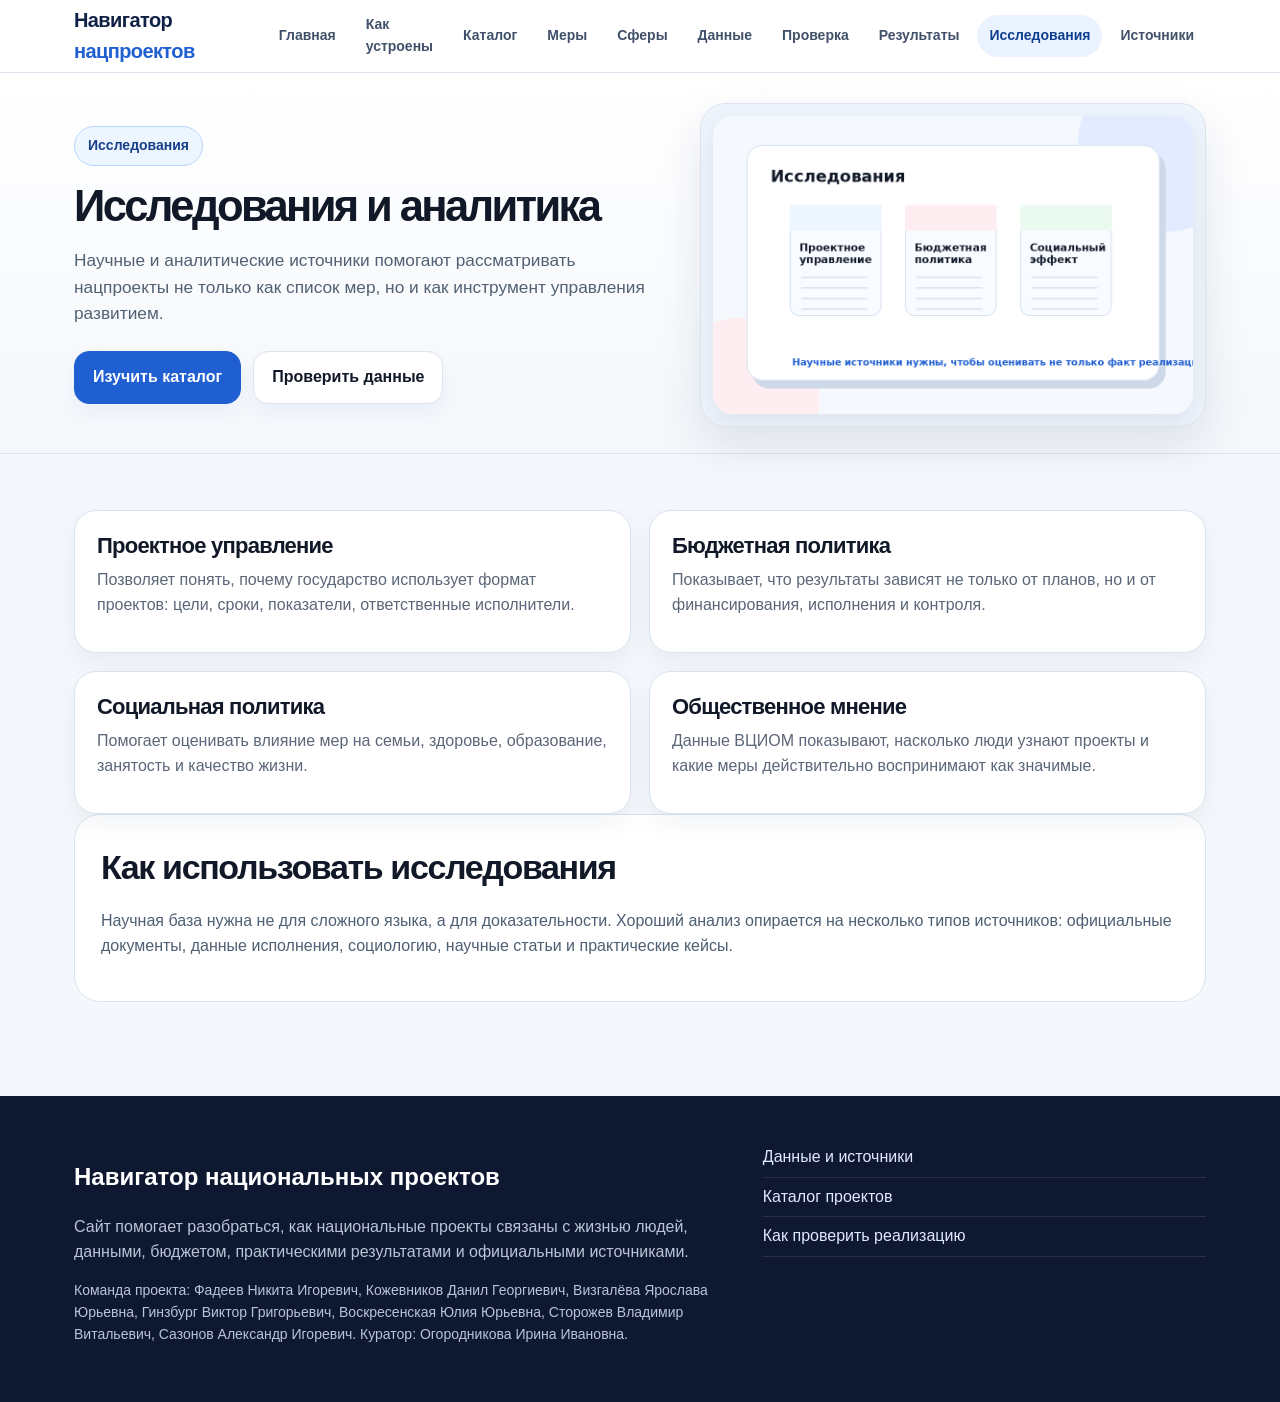
<file: research.html>
<!doctype html><html lang="ru"><head><meta charset="utf-8"><meta name="viewport" content="width=device-width, initial-scale=1"><title>Навигатор национальных проектов</title><link rel="stylesheet" href="style.css"></head><body><header class="site-header"><div class="container nav"><a class="brand" href="index.html">Навигатор <span>нацпроектов</span></a><button class="menu-btn">Меню</button><nav class="nav-links"><a class="" href="index.html">Главная</a><a class="" href="about.html">Как устроены</a><a class="" href="projects.html">Каталог</a><a class="" href="measures.html">Меры</a><a class="" href="spheres.html">Сферы</a><a class="" href="analytics.html">Данные</a><a class="" href="implementation.html">Проверка</a><a class="" href="results.html">Результаты</a><a class="active" href="research.html">Исследования</a><a class="" href="sources.html">Источники</a></nav></div></header><section class="hero"><div class="container hero-grid"><div><span class="eyebrow">Исследования</span><h1 class="h1">Исследования и аналитика</h1><p class="lead">Научные и аналитические источники помогают рассматривать нацпроекты не только как список мер, но и как инструмент управления развитием.</p><div class="hero-actions"><a class="btn primary" href="projects.html">Изучить каталог</a><a class="btn" href="implementation.html">Проверить данные</a></div></div><div class="visual"><img src="images/photo-research.png" alt="Иллюстрация к разделу сайта"></div></div></section>
<section class="section"><div class="container"><div class="grid cols-2"><div class="card"><h3>Проектное управление</h3><p>Позволяет понять, почему государство использует формат проектов: цели, сроки, показатели, ответственные исполнители.</p></div><div class="card"><h3>Бюджетная политика</h3><p>Показывает, что результаты зависят не только от планов, но и от финансирования, исполнения и контроля.</p></div><div class="card"><h3>Социальная политика</h3><p>Помогает оценивать влияние мер на семьи, здоровье, образование, занятость и качество жизни.</p></div><div class="card"><h3>Общественное мнение</h3><p>Данные ВЦИОМ показывают, насколько люди узнают проекты и какие меры действительно воспринимают как значимые.</p></div></div><div class="content-block"><h2>Как использовать исследования</h2><p>Научная база нужна не для сложного языка, а для доказательности. Хороший анализ опирается на несколько типов источников: официальные документы, данные исполнения, социологию, научные статьи и практические кейсы.</p></div></div></section><footer class="footer"><div class="container footer-grid"><div><h2>Навигатор национальных проектов</h2><p>Сайт помогает разобраться, как национальные проекты связаны с жизнью людей, данными, бюджетом, практическими результатами и официальными источниками.</p><p class="mini">Команда проекта: Фадеев Никита Игоревич, Кожевников Данил Георгиевич, Визгалёва Ярослава Юрьевна, Гинзбург Виктор Григорьевич, Воскресенская Юлия Юрьевна, Сторожев Владимир Витальевич, Сазонов Александр Игоревич. Куратор: Огородникова Ирина Ивановна.</p></div><div class="source-list"><a href="sources.html">Данные и источники</a><a href="projects.html">Каталог проектов</a><a href="implementation.html">Как проверить реализацию</a></div></div></footer><script src="script.js"></script></body></html>
</file>
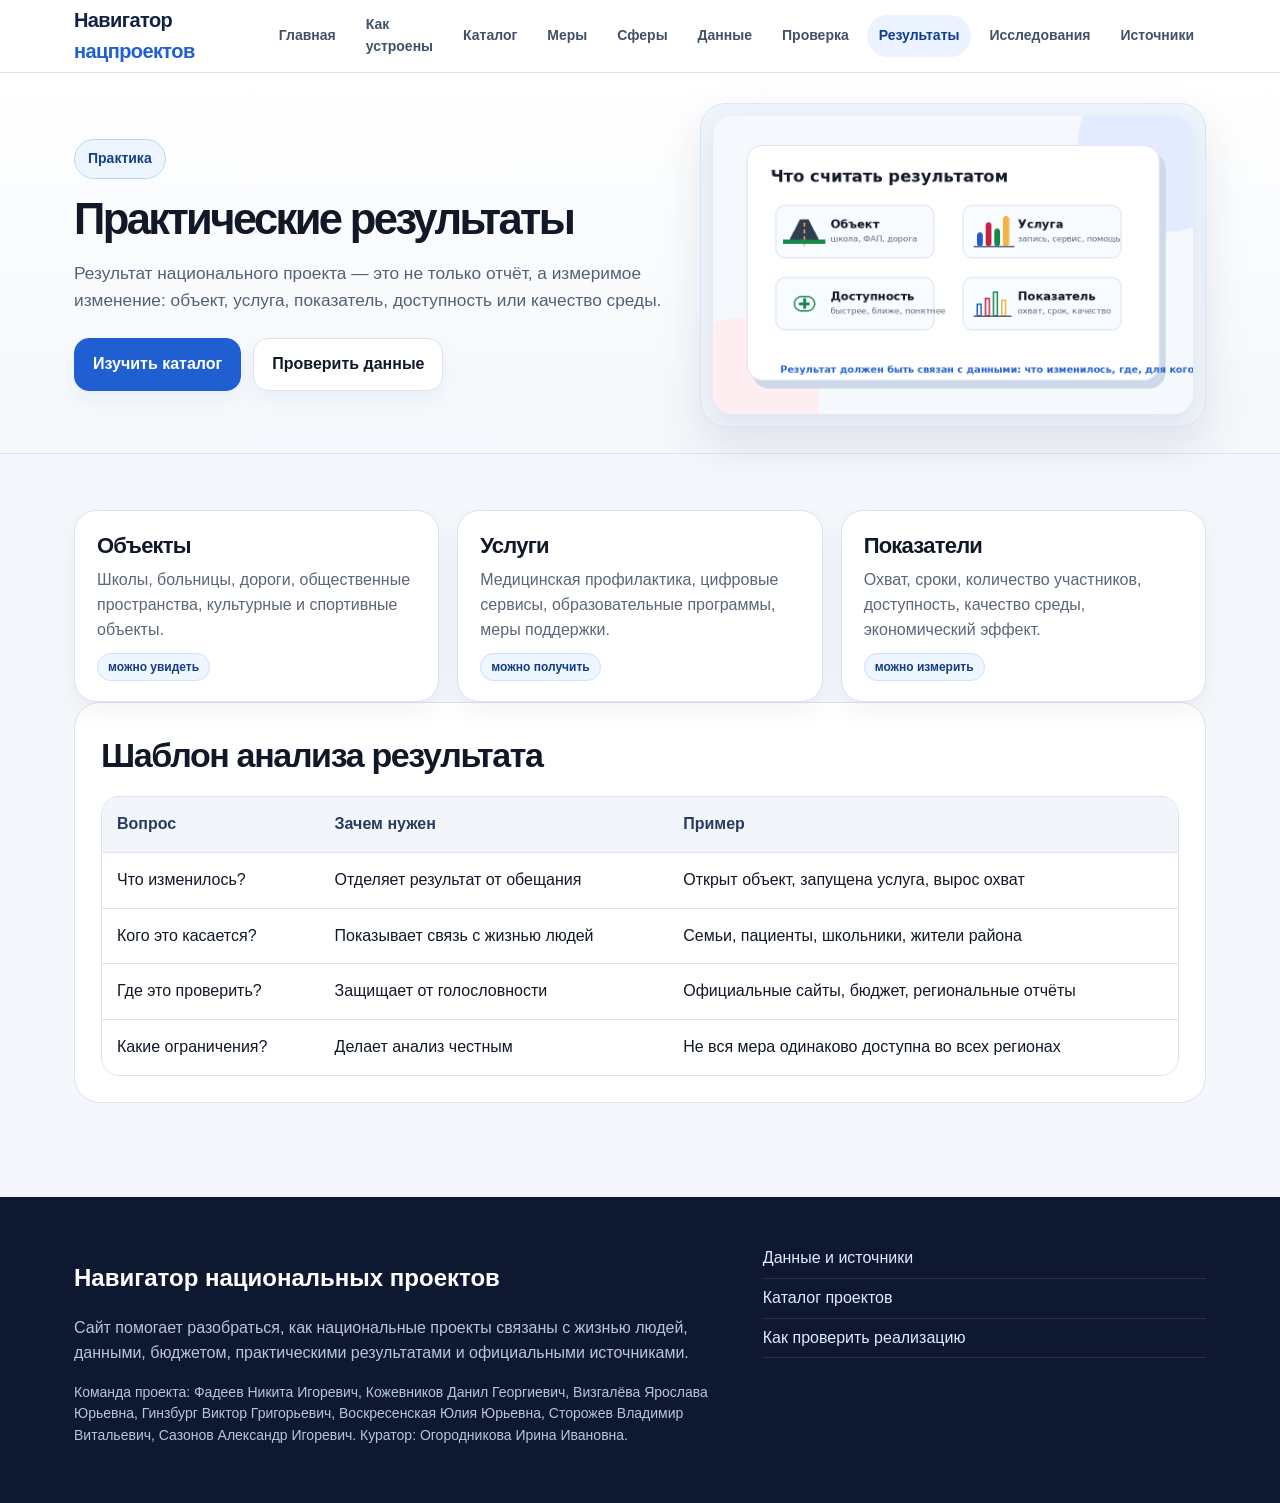
<file: results.html>
<!doctype html><html lang="ru"><head><meta charset="utf-8"><meta name="viewport" content="width=device-width, initial-scale=1"><title>Навигатор национальных проектов</title><link rel="stylesheet" href="style.css"></head><body><header class="site-header"><div class="container nav"><a class="brand" href="index.html">Навигатор <span>нацпроектов</span></a><button class="menu-btn">Меню</button><nav class="nav-links"><a class="" href="index.html">Главная</a><a class="" href="about.html">Как устроены</a><a class="" href="projects.html">Каталог</a><a class="" href="measures.html">Меры</a><a class="" href="spheres.html">Сферы</a><a class="" href="analytics.html">Данные</a><a class="" href="implementation.html">Проверка</a><a class="active" href="results.html">Результаты</a><a class="" href="research.html">Исследования</a><a class="" href="sources.html">Источники</a></nav></div></header><section class="hero"><div class="container hero-grid"><div><span class="eyebrow">Практика</span><h1 class="h1">Практические результаты</h1><p class="lead">Результат национального проекта — это не только отчёт, а измеримое изменение: объект, услуга, показатель, доступность или качество среды.</p><div class="hero-actions"><a class="btn primary" href="projects.html">Изучить каталог</a><a class="btn" href="implementation.html">Проверить данные</a></div></div><div class="visual"><img src="images/photo-results.png" alt="Иллюстрация к разделу сайта"></div></div></section>
<section class="section"><div class="container"><div class="grid cols-3"><div class="card"><h3>Объекты</h3><p>Школы, больницы, дороги, общественные пространства, культурные и спортивные объекты.</p><span class="tag">можно увидеть</span></div><div class="card"><h3>Услуги</h3><p>Медицинская профилактика, цифровые сервисы, образовательные программы, меры поддержки.</p><span class="tag">можно получить</span></div><div class="card"><h3>Показатели</h3><p>Охват, сроки, количество участников, доступность, качество среды, экономический эффект.</p><span class="tag">можно измерить</span></div></div><div class="content-block"><h2>Шаблон анализа результата</h2><table class="table"><tr><th>Вопрос</th><th>Зачем нужен</th><th>Пример</th></tr><tr><td>Что изменилось?</td><td>Отделяет результат от обещания</td><td>Открыт объект, запущена услуга, вырос охват</td></tr><tr><td>Кого это касается?</td><td>Показывает связь с жизнью людей</td><td>Семьи, пациенты, школьники, жители района</td></tr><tr><td>Где это проверить?</td><td>Защищает от голословности</td><td>Официальные сайты, бюджет, региональные отчёты</td></tr><tr><td>Какие ограничения?</td><td>Делает анализ честным</td><td>Не вся мера одинаково доступна во всех регионах</td></tr></table></div></div></section><footer class="footer"><div class="container footer-grid"><div><h2>Навигатор национальных проектов</h2><p>Сайт помогает разобраться, как национальные проекты связаны с жизнью людей, данными, бюджетом, практическими результатами и официальными источниками.</p><p class="mini">Команда проекта: Фадеев Никита Игоревич, Кожевников Данил Георгиевич, Визгалёва Ярослава Юрьевна, Гинзбург Виктор Григорьевич, Воскресенская Юлия Юрьевна, Сторожев Владимир Витальевич, Сазонов Александр Игоревич. Куратор: Огородникова Ирина Ивановна.</p></div><div class="source-list"><a href="sources.html">Данные и источники</a><a href="projects.html">Каталог проектов</a><a href="implementation.html">Как проверить реализацию</a></div></div></footer><script src="script.js"></script></body></html>
</file>
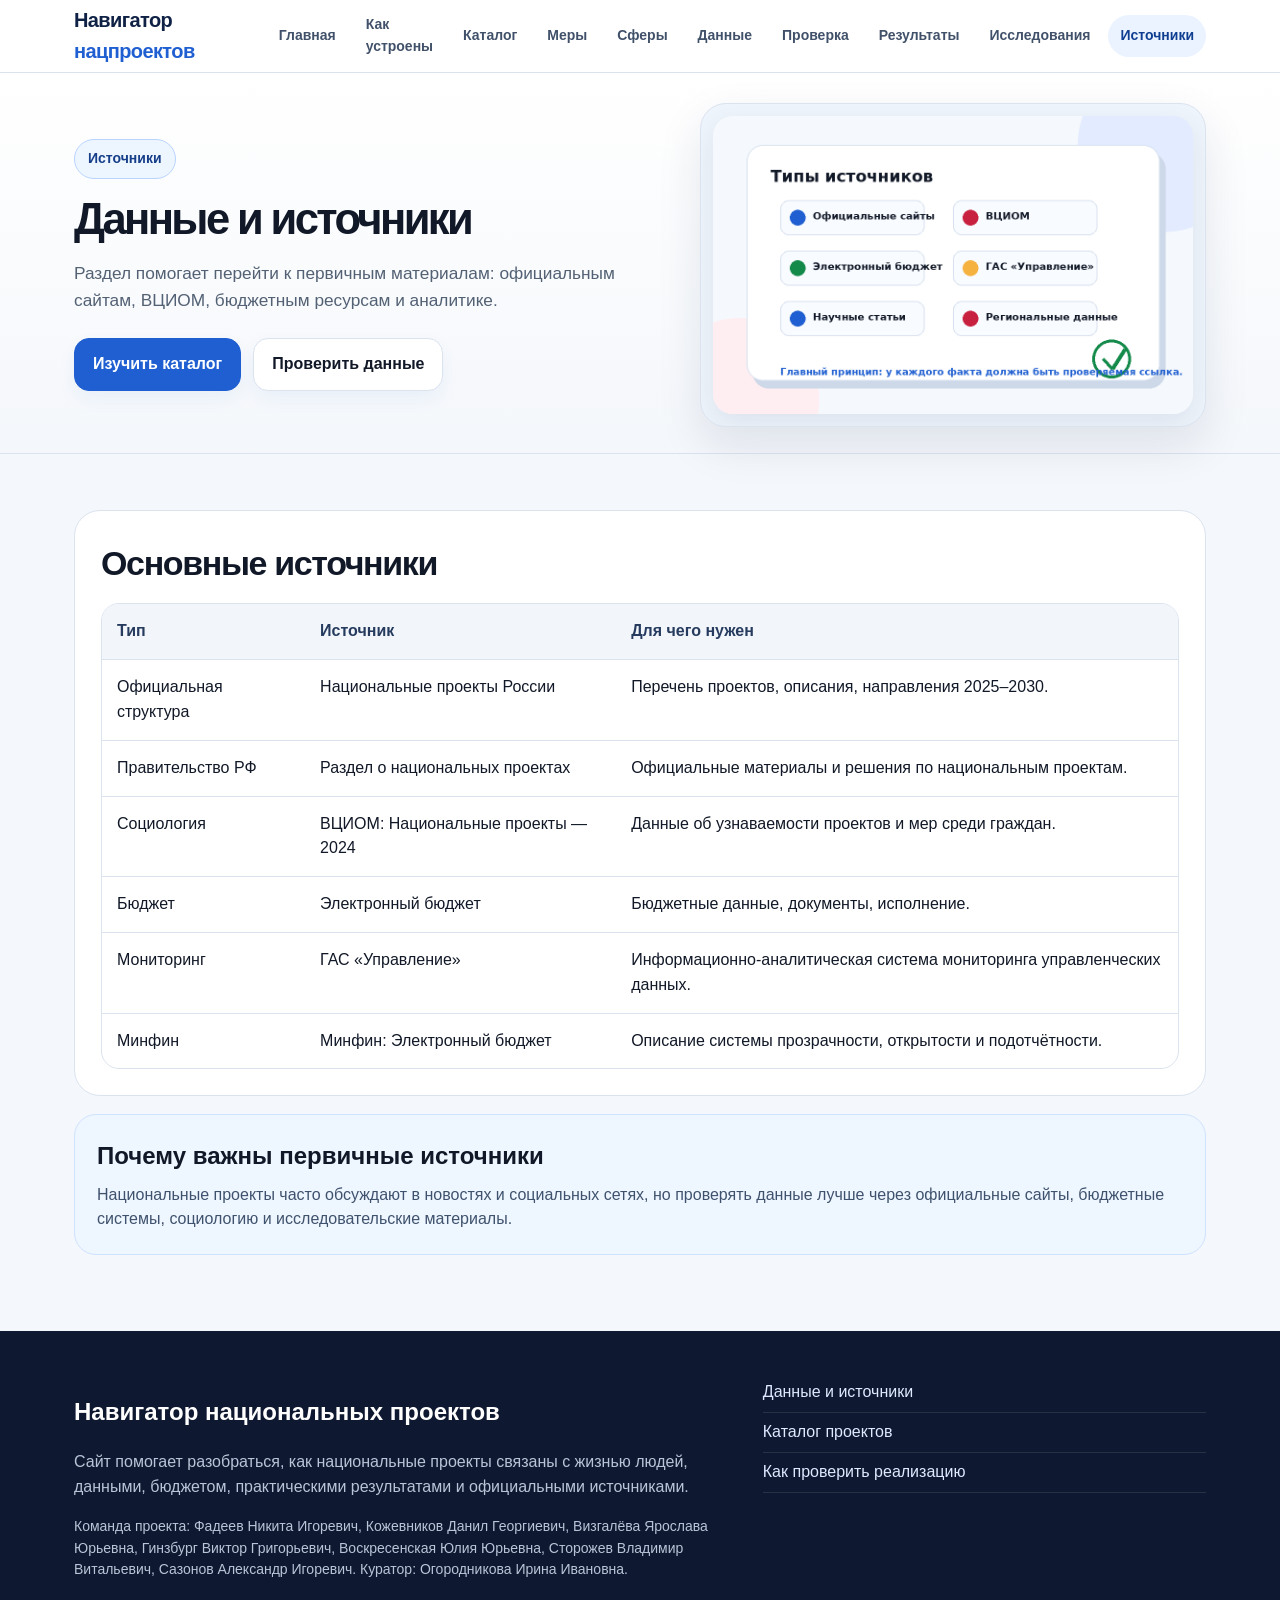
<file: sources.html>
<!doctype html><html lang="ru"><head><meta charset="utf-8"><meta name="viewport" content="width=device-width, initial-scale=1"><title>Навигатор национальных проектов</title><link rel="stylesheet" href="style.css"></head><body><header class="site-header"><div class="container nav"><a class="brand" href="index.html">Навигатор <span>нацпроектов</span></a><button class="menu-btn">Меню</button><nav class="nav-links"><a class="" href="index.html">Главная</a><a class="" href="about.html">Как устроены</a><a class="" href="projects.html">Каталог</a><a class="" href="measures.html">Меры</a><a class="" href="spheres.html">Сферы</a><a class="" href="analytics.html">Данные</a><a class="" href="implementation.html">Проверка</a><a class="" href="results.html">Результаты</a><a class="" href="research.html">Исследования</a><a class="active" href="sources.html">Источники</a></nav></div></header><section class="hero"><div class="container hero-grid"><div><span class="eyebrow">Источники</span><h1 class="h1">Данные и источники</h1><p class="lead">Раздел помогает перейти к первичным материалам: официальным сайтам, ВЦИОМ, бюджетным ресурсам и аналитике.</p><div class="hero-actions"><a class="btn primary" href="projects.html">Изучить каталог</a><a class="btn" href="implementation.html">Проверить данные</a></div></div><div class="visual"><img src="images/photo-sources.png" alt="Иллюстрация к разделу сайта"></div></div></section>
<section class="section"><div class="container"><div class="content-block"><h2>Основные источники</h2><table class="table"><tr><th>Тип</th><th>Источник</th><th>Для чего нужен</th></tr><tr><td>Официальная структура</td><td><a href="https://xn--80aapampemcchfmo7a3c9ehj.xn--p1ai/new-projects/">Национальные проекты России</a></td><td>Перечень проектов, описания, направления 2025–2030.</td></tr><tr><td>Правительство РФ</td><td><a href="https://government.ru/rugovclassifier/section/2641/">Раздел о национальных проектах</a></td><td>Официальные материалы и решения по национальным проектам.</td></tr><tr><td>Социология</td><td><a href="https://wciom.ru/analytical-reviews/analiticheskii-obzor/nacionalnye-proekty-2024">ВЦИОМ: Национальные проекты — 2024</a></td><td>Данные об узнаваемости проектов и мер среди граждан.</td></tr><tr><td>Бюджет</td><td><a href="https://budget.gov.ru/">Электронный бюджет</a></td><td>Бюджетные данные, документы, исполнение.</td></tr><tr><td>Мониторинг</td><td><a href="https://gasu.gov.ru/">ГАС «Управление»</a></td><td>Информационно-аналитическая система мониторинга управленческих данных.</td></tr><tr><td>Минфин</td><td><a href="https://minfin.gov.ru/ru/ismf/electronic_budget/">Минфин: Электронный бюджет</a></td><td>Описание системы прозрачности, открытости и подотчётности.</td></tr></table></div><div class="notice"><h3>Почему важны первичные источники</h3><p>Национальные проекты часто обсуждают в новостях и социальных сетях, но проверять данные лучше через официальные сайты, бюджетные системы, социологию и исследовательские материалы.</p></div></div></section><footer class="footer"><div class="container footer-grid"><div><h2>Навигатор национальных проектов</h2><p>Сайт помогает разобраться, как национальные проекты связаны с жизнью людей, данными, бюджетом, практическими результатами и официальными источниками.</p><p class="mini">Команда проекта: Фадеев Никита Игоревич, Кожевников Данил Георгиевич, Визгалёва Ярослава Юрьевна, Гинзбург Виктор Григорьевич, Воскресенская Юлия Юрьевна, Сторожев Владимир Витальевич, Сазонов Александр Игоревич. Куратор: Огородникова Ирина Ивановна.</p></div><div class="source-list"><a href="sources.html">Данные и источники</a><a href="projects.html">Каталог проектов</a><a href="implementation.html">Как проверить реализацию</a></div></div></footer><script src="script.js"></script></body></html>
</file>
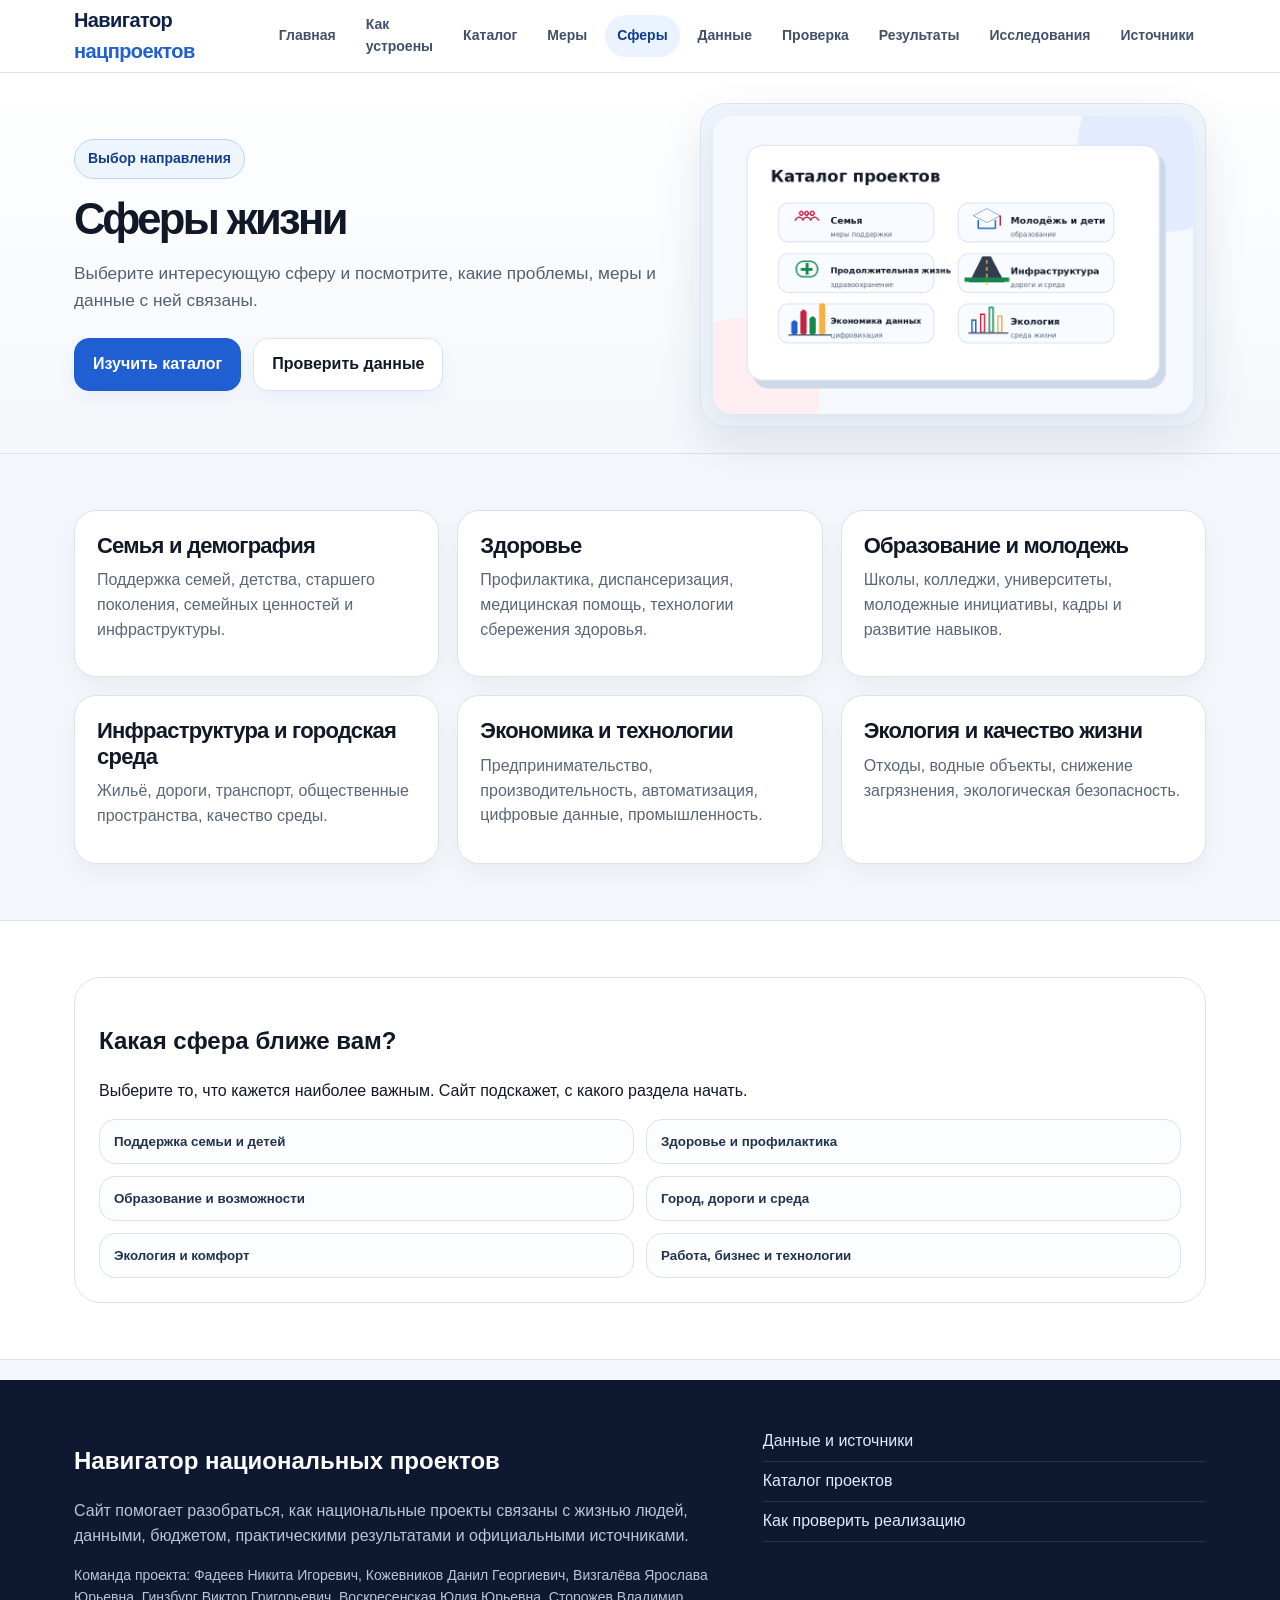
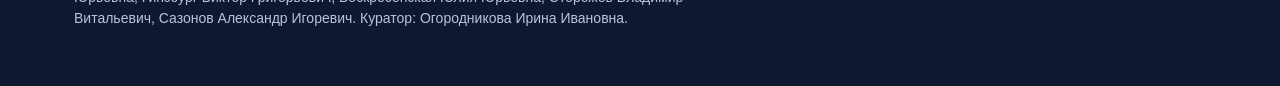
<file: spheres.html>
<!doctype html><html lang="ru"><head><meta charset="utf-8"><meta name="viewport" content="width=device-width, initial-scale=1"><title>Навигатор национальных проектов</title><link rel="stylesheet" href="style.css"></head><body><header class="site-header"><div class="container nav"><a class="brand" href="index.html">Навигатор <span>нацпроектов</span></a><button class="menu-btn">Меню</button><nav class="nav-links"><a class="" href="index.html">Главная</a><a class="" href="about.html">Как устроены</a><a class="" href="projects.html">Каталог</a><a class="" href="measures.html">Меры</a><a class="active" href="spheres.html">Сферы</a><a class="" href="analytics.html">Данные</a><a class="" href="implementation.html">Проверка</a><a class="" href="results.html">Результаты</a><a class="" href="research.html">Исследования</a><a class="" href="sources.html">Источники</a></nav></div></header><section class="hero"><div class="container hero-grid"><div><span class="eyebrow">Выбор направления</span><h1 class="h1">Сферы жизни</h1><p class="lead">Выберите интересующую сферу и посмотрите, какие проблемы, меры и данные с ней связаны.</p><div class="hero-actions"><a class="btn primary" href="projects.html">Изучить каталог</a><a class="btn" href="implementation.html">Проверить данные</a></div></div><div class="visual"><img src="images/photo-projects.png" alt="Иллюстрация к разделу сайта"></div></div></section>
<section class="section"><div class="container"><div class="grid cols-3"><div class="card"><h3>Семья и демография</h3><p>Поддержка семей, детства, старшего поколения, семейных ценностей и инфраструктуры.</p></div><div class="card"><h3>Здоровье</h3><p>Профилактика, диспансеризация, медицинская помощь, технологии сбережения здоровья.</p></div><div class="card"><h3>Образование и молодежь</h3><p>Школы, колледжи, университеты, молодежные инициативы, кадры и развитие навыков.</p></div><div class="card"><h3>Инфраструктура и городская среда</h3><p>Жильё, дороги, транспорт, общественные пространства, качество среды.</p></div><div class="card"><h3>Экономика и технологии</h3><p>Предпринимательство, производительность, автоматизация, цифровые данные, промышленность.</p></div><div class="card"><h3>Экология и качество жизни</h3><p>Отходы, водные объекты, снижение загрязнения, экологическая безопасность.</p></div></div></div></section><section class="section white"><div class="container"><div class="quiz"><h2>Какая сфера ближе вам?</h2><p>Выберите то, что кажется наиболее важным. Сайт подскажет, с какого раздела начать.</p><div class="quiz-options"><button data-answer="family">Поддержка семьи и детей</button><button data-answer="health">Здоровье и профилактика</button><button data-answer="edu">Образование и возможности</button><button data-answer="city">Город, дороги и среда</button><button data-answer="eco">Экология и комфорт</button><button data-answer="economy">Работа, бизнес и технологии</button></div><div class="result"></div></div></div></section><footer class="footer"><div class="container footer-grid"><div><h2>Навигатор национальных проектов</h2><p>Сайт помогает разобраться, как национальные проекты связаны с жизнью людей, данными, бюджетом, практическими результатами и официальными источниками.</p><p class="mini">Команда проекта: Фадеев Никита Игоревич, Кожевников Данил Георгиевич, Визгалёва Ярослава Юрьевна, Гинзбург Виктор Григорьевич, Воскресенская Юлия Юрьевна, Сторожев Владимир Витальевич, Сазонов Александр Игоревич. Куратор: Огородникова Ирина Ивановна.</p></div><div class="source-list"><a href="sources.html">Данные и источники</a><a href="projects.html">Каталог проектов</a><a href="implementation.html">Как проверить реализацию</a></div></div></footer><script src="script.js"></script></body></html>
</file>
<file: style.css>
:root{
  --bg:#f4f7fb;--paper:#fff;--ink:#111827;--muted:#5b6678;--line:#dbe3ef;--blue:#1f5fd1;--blue2:#eaf3ff;--red:#c8203f;--green:#148a4a;--yellow:#f6b23e;--shadow:0 18px 45px rgba(24,39,75,.10);--radius:22px;--max:1180px
}
*{box-sizing:border-box}html{scroll-behavior:smooth}body{margin:0;font-family:Inter,Arial,"Helvetica Neue",sans-serif;background:var(--bg);color:var(--ink);line-height:1.55}a{color:inherit;text-decoration:none}img{max-width:100%;display:block}.container{max-width:var(--max);margin:0 auto;padding:0 24px}.site-header{position:sticky;top:0;z-index:50;background:rgba(255,255,255,.92);backdrop-filter:blur(14px);border-bottom:1px solid var(--line)}.nav{height:72px;display:flex;align-items:center;justify-content:space-between;gap:18px}.brand{font-weight:900;letter-spacing:-.03em;font-size:20px;color:#0f2145}.brand span{color:var(--blue)}.nav-links{display:flex;gap:6px;align-items:center}.nav-links a{padding:10px 12px;border-radius:999px;color:#41516a;font-weight:700;font-size:14px}.nav-links a:hover,.nav-links a.active{background:var(--blue2);color:#0f3e91}.menu-btn{display:none;border:1px solid var(--line);background:white;border-radius:14px;padding:9px 12px;font-weight:800}.hero{padding:36px 0 30px;background:linear-gradient(180deg,#fff 0%,#f4f7fb 100%);border-bottom:1px solid var(--line)}.hero-grid{display:grid;grid-template-columns:minmax(0,1.05fr) minmax(320px,.75fr);gap:30px;align-items:center}.eyebrow{display:inline-flex;align-items:center;gap:8px;border:1px solid #b9d4ff;background:#edf6ff;color:#163e89;padding:8px 13px;border-radius:999px;font-weight:900;font-size:14px;margin-bottom:18px}.h1{font-size:clamp(34px,4.2vw,54px);line-height:.98;letter-spacing:-.06em;margin:0 0 18px;max-width:900px}.lead{font-size:clamp(17px,1.55vw,21px);color:#536174;margin:0 0 24px;max-width:760px}.hero-actions{display:flex;gap:12px;flex-wrap:wrap}.btn{display:inline-flex;align-items:center;justify-content:center;gap:8px;padding:13px 18px;border-radius:15px;border:1px solid var(--line);background:white;font-weight:900;box-shadow:0 8px 18px rgba(31,95,209,.06)}.btn.primary{background:var(--blue);border-color:var(--blue);color:white}.btn:hover{transform:translateY(-1px)}.hero-card{background:white;border:1px solid var(--line);border-radius:28px;box-shadow:var(--shadow);padding:22px}.hero-card h2{margin:0 0 10px;font-size:24px;letter-spacing:-.03em}.hero-card p{margin:0;color:var(--muted)}.quick-map{display:grid;grid-template-columns:repeat(2,1fr);gap:12px;margin-top:18px}.map-item{border:1px solid var(--line);border-radius:18px;padding:14px;background:#fbfdff}.map-item b{display:block;font-size:26px;color:#0f2145}.map-item span{font-size:13px;color:var(--muted);font-weight:700}.section{padding:56px 0}.section.white{background:white;border-block:1px solid var(--line)}.section-head{display:flex;align-items:end;justify-content:space-between;gap:24px;margin-bottom:24px}.section-head h2{font-size:clamp(28px,3.2vw,44px);line-height:1.05;letter-spacing:-.05em;margin:0;max-width:820px}.section-head p{margin:10px 0 0;color:var(--muted);font-size:18px;max-width:760px}.grid{display:grid;gap:18px}.grid.cols-2{grid-template-columns:repeat(2,minmax(0,1fr))}.grid.cols-3{grid-template-columns:repeat(3,minmax(0,1fr))}.grid.cols-4{grid-template-columns:repeat(4,minmax(0,1fr))}.card{background:white;border:1px solid var(--line);border-radius:var(--radius);padding:22px;box-shadow:0 10px 26px rgba(24,39,75,.05)}.card h3{font-size:22px;line-height:1.15;letter-spacing:-.035em;margin:0 0 10px}.card p{color:var(--muted);margin:0 0 12px}.tagline{display:flex;gap:8px;flex-wrap:wrap;margin-top:12px}.tag{font-size:12px;font-weight:900;color:#153d84;background:#eef6ff;border:1px solid #cfe2ff;border-radius:999px;padding:6px 10px}.mini{font-size:14px;color:var(--muted)}.stat-row{display:grid;grid-template-columns:repeat(4,1fr);gap:16px}.stat{background:white;border:1px solid var(--line);border-radius:22px;padding:20px;box-shadow:0 10px 24px rgba(24,39,75,.05)}.stat b{font-size:38px;line-height:1;color:var(--blue)}.stat span{display:block;margin-top:8px;color:var(--muted);font-weight:700}.steps{counter-reset:step;display:grid;gap:14px}.step{position:relative;background:white;border:1px solid var(--line);border-radius:20px;padding:18px 18px 18px 64px}.step:before{counter-increment:step;content:counter(step);position:absolute;left:18px;top:18px;width:32px;height:32px;border-radius:50%;display:grid;place-items:center;background:#0f2145;color:white;font-weight:900}.bar-list{display:grid;gap:12px}.bar{display:grid;grid-template-columns:180px 1fr 54px;gap:12px;align-items:center;font-weight:800}.track{height:14px;background:#e8eef7;border-radius:999px;overflow:hidden}.fill{height:100%;background:linear-gradient(90deg,var(--blue),#69a5ff);border-radius:999px}.table{width:100%;border-collapse:separate;border-spacing:0;background:white;border:1px solid var(--line);border-radius:18px;overflow:hidden}.table th,.table td{text-align:left;padding:15px;border-bottom:1px solid var(--line);vertical-align:top}.table th{background:#f2f6fb;color:#263b5e}.table tr:last-child td{border-bottom:0}.notice{border:1px solid #cfe2ff;background:#eef6ff;border-radius:22px;padding:22px}.notice h3{margin:0 0 8px;font-size:24px}.notice p{margin:0;color:#3f526d}.visual{border:1px solid var(--line);border-radius:26px;background:linear-gradient(135deg,#f8fbff,#eef7ff);min-height:230px;padding:20px;display:grid;place-items:center;box-shadow:var(--shadow)}.visual svg{width:100%;max-width:360px;height:auto}.icon-circle{width:54px;height:54px;border-radius:18px;display:grid;place-items:center;background:#eef6ff;color:#164a9e;font-size:26px;margin-bottom:14px}.page-layout{display:grid;grid-template-columns:260px minmax(0,1fr);gap:28px}.side{position:sticky;top:90px;align-self:start;background:white;border:1px solid var(--line);border-radius:22px;padding:16px}.side a{display:block;padding:10px 12px;border-radius:14px;color:#526072;font-weight:800;font-size:14px}.side a:hover{background:#eef6ff;color:#123f90}.content-block{background:white;border:1px solid var(--line);border-radius:26px;padding:26px;margin-bottom:18px}.content-block h2{font-size:34px;letter-spacing:-.04em;margin:0 0 14px}.content-block h3{font-size:24px;letter-spacing:-.035em;margin:20px 0 10px}.content-block p,.content-block li{color:#4f5f73}.content-block ul{padding-left:20px}.project-card{display:grid;grid-template-columns:1fr auto;gap:14px;align-items:start}.project-card .num{font-weight:900;color:var(--blue);background:#eef6ff;border:1px solid #cfe2ff;border-radius:999px;padding:7px 11px}.footer{background:#0e1830;color:white;padding:42px 0;margin-top:20px}.footer p{color:#b9c4d8}.footer-grid{display:grid;grid-template-columns:1.2fr .8fr;gap:24px}.source-list a{display:block;color:#dfe9ff;padding:7px 0;border-bottom:1px solid rgba(255,255,255,.1)}.quiz{background:white;border:1px solid var(--line);border-radius:26px;padding:24px}.quiz-options{display:grid;grid-template-columns:repeat(2,1fr);gap:12px}.quiz button{border:1px solid var(--line);border-radius:16px;background:#fbfdff;padding:14px;text-align:left;font-weight:800;color:#23334f}.quiz button:hover{background:#eef6ff;border-color:#aed0ff}.result{margin-top:16px;padding:18px;border-radius:18px;background:#eef6ff;border:1px solid #cfe2ff;display:none}.result.show{display:block}.mobile-only{display:none}
@media(max-width:960px){.hero-grid,.grid.cols-2,.grid.cols-3,.grid.cols-4,.stat-row,.page-layout,.footer-grid{grid-template-columns:1fr}.hero{padding:28px 0}.hero-card{padding:18px}.h1{font-size:clamp(30px,9vw,44px)}.lead{font-size:18px}.section-head{display:block}.side{position:static;display:none}.nav-links{position:absolute;left:16px;right:16px;top:74px;display:none;flex-direction:column;background:white;border:1px solid var(--line);border-radius:20px;padding:12px;box-shadow:var(--shadow);align-items:stretch}.nav-links.open{display:flex}.nav-links a{padding:12px}.menu-btn{display:block}.quick-map{grid-template-columns:1fr 1fr}.bar{grid-template-columns:1fr}.table{font-size:14px}.mobile-only{display:block}}
@media(max-width:560px){.container{padding:0 16px}.quick-map,.quiz-options{grid-template-columns:1fr}.section{padding:40px 0}.content-block{padding:20px}.content-block h2{font-size:28px}.project-card{grid-template-columns:1fr}.stat b{font-size:32px}.bar{gap:6px}.hero-actions .btn{width:100%}}

/* v11: смысловые изображения и более спокойная подача */
.visual{min-height:0;padding:12px;background:#eef4fb;overflow:hidden}
.visual img{width:100%;height:auto;border-radius:20px;box-shadow:0 10px 26px rgba(24,39,75,.08)}
.hero-grid{grid-template-columns:minmax(0,1fr) minmax(360px,.85fr)}
.h1{font-size:clamp(32px,3.4vw,48px);line-height:1.04}
.hero{padding:30px 0 26px}
.lead{font-size:clamp(16px,1.35vw,19px);max-width:720px}
.card-image{width:100%;border-radius:18px;margin-bottom:14px;border:1px solid var(--line)}
@media(max-width:960px){.hero-grid{grid-template-columns:1fr}.visual{max-width:720px}.h1{font-size:clamp(30px,8vw,42px)}}
</file>
